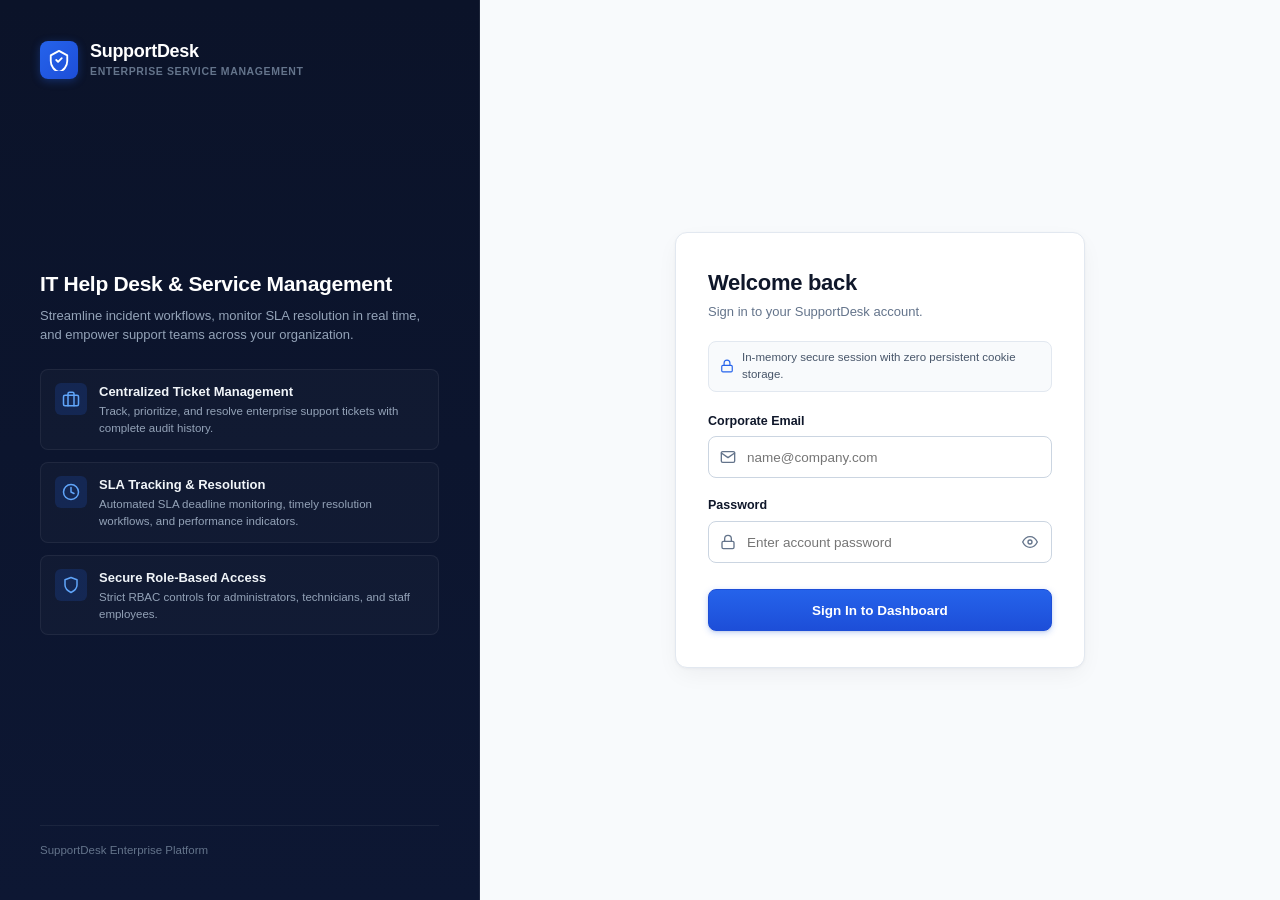
<file: src/main/resources/static/index.html>
<!DOCTYPE html>
<html lang="en">
<head>
    <meta charset="UTF-8">
    <meta name="viewport" content="width=device-width, initial-scale=1.0">
    <title>SupportDesk - IT Help Desk & Ticket Management</title>
    <!-- Modern SVG Favicon -->
    <link rel="icon" href="data:image/svg+xml,<svg xmlns='http://www.w3.org/2000/svg' viewBox='0 0 24 24' fill='%232563eb'><path d='M12 2L3 7v6c0 5.55 3.84 10.74 9 12 5.16-1.26 9-6.45 9-12V7l-9-5z'/></svg>">
    <!-- Main Stylesheet -->
    <link rel="stylesheet" href="css/styles.css">
</head>
<body>

<!-- ==========================================================================
     VIEW 1: SAME-PAGE LOGIN SCREEN (Visible when in-memory token is absent)
     ========================================================================== -->
<div id="loginView" class="auth-split-layout" style="display: flex;">
    <!-- Left Panel: Deep Navy Branding & Value Proposition (42%) -->
    <div class="auth-branding-panel">
        <div class="auth-brand-header">
            <div class="auth-brand-logo">
                <svg viewBox="0 0 24 24" fill="none" stroke="currentColor" stroke-width="2" stroke-linecap="round" stroke-linejoin="round" style="width: 22px; height: 22px;">
                    <path d="M12 2L3 7v6c0 5.55 3.84 10.74 9 12 5.16-1.26 9-6.45 9-12V7l-9-5z"/>
                    <path d="M9 12l2 2 4-4"/>
                </svg>
            </div>
            <div class="auth-brand-text">
                <span class="auth-brand-name">SupportDesk</span>
                <span class="auth-brand-edition">Enterprise Service Management</span>
            </div>
        </div>

        <div class="auth-branding-content">
            <h2 class="auth-hero-title">IT Help Desk &amp; Service Management</h2>
            <p class="auth-hero-desc">Streamline incident workflows, monitor SLA resolution in real time, and empower support teams across your organization.</p>

            <div class="auth-features-list">
                <div class="auth-feature-card">
                    <div class="auth-feature-icon">
                        <svg viewBox="0 0 24 24" width="18" height="18" fill="none" stroke="currentColor" stroke-width="2" stroke-linecap="round" stroke-linejoin="round">
                            <rect x="2" y="7" width="20" height="14" rx="2" ry="2"/>
                            <path d="M16 21V5a2 2 0 0 0-2-2h-4a2 2 0 0 0-2 2v16"/>
                        </svg>
                    </div>
                    <div class="auth-feature-info">
                        <span class="auth-feature-name">Centralized Ticket Management</span>
                        <span class="auth-feature-text">Track, prioritize, and resolve enterprise support tickets with complete audit history.</span>
                    </div>
                </div>

                <div class="auth-feature-card">
                    <div class="auth-feature-icon">
                        <svg viewBox="0 0 24 24" width="18" height="18" fill="none" stroke="currentColor" stroke-width="2" stroke-linecap="round" stroke-linejoin="round">
                            <circle cx="12" cy="12" r="10"/>
                            <polyline points="12 6 12 12 16 14"/>
                        </svg>
                    </div>
                    <div class="auth-feature-info">
                        <span class="auth-feature-name">SLA Tracking &amp; Resolution</span>
                        <span class="auth-feature-text">Automated SLA deadline monitoring, timely resolution workflows, and performance indicators.</span>
                    </div>
                </div>

                <div class="auth-feature-card">
                    <div class="auth-feature-icon">
                        <svg viewBox="0 0 24 24" width="18" height="18" fill="none" stroke="currentColor" stroke-width="2" stroke-linecap="round" stroke-linejoin="round">
                            <path d="M12 22s8-4 8-10V5l-8-3-8 3v7c0 6 8 10 8 10z"/>
                        </svg>
                    </div>
                    <div class="auth-feature-info">
                        <span class="auth-feature-name">Secure Role-Based Access</span>
                        <span class="auth-feature-text">Strict RBAC controls for administrators, technicians, and staff employees.</span>
                    </div>
                </div>
            </div>
        </div>

        <div class="auth-branding-footer">
            <span>SupportDesk Enterprise Platform</span>
        </div>
    </div>

    <!-- Right Panel: Clean Workspace with Elevated Form Card (58%) -->
    <div class="auth-form-panel">
        <div class="auth-form-container">
            <!-- Mobile Brand Header (visible when branding panel is collapsed on mobile/tablet) -->
            <div class="auth-mobile-brand">
                <div class="auth-brand-logo">
                    <svg viewBox="0 0 24 24" fill="none" stroke="currentColor" stroke-width="2" stroke-linecap="round" stroke-linejoin="round" style="width: 22px; height: 22px;">
                        <path d="M12 2L3 7v6c0 5.55 3.84 10.74 9 12 5.16-1.26 9-6.45 9-12V7l-9-5z"/>
                        <path d="M9 12l2 2 4-4"/>
                    </svg>
                </div>
                <h2 style="font-size: 20px; font-weight: 700; color: var(--text-primary); text-align: center;">SupportDesk</h2>
                <p style="font-size: 12px; color: var(--text-muted); text-align: center;">Enterprise IT Help Desk &amp; Service Management</p>
            </div>

            <div class="auth-form-header">
                <h1 class="auth-form-title">Welcome back</h1>
                <p class="auth-form-subtitle">Sign in to your SupportDesk account.</p>
            </div>

            <!-- Alert Notification Box -->
            <div id="loginAlertBox" class="alert alert-danger" style="display: none; margin-bottom: 16px;">
                <svg viewBox="0 0 24 24" width="16" height="16" fill="none" stroke="currentColor" stroke-width="2" stroke-linecap="round" stroke-linejoin="round" style="flex-shrink: 0;"><circle cx="12" cy="12" r="10"/><line x1="12" y1="8" x2="12" y2="12"/><line x1="12" y1="16" x2="12.01" y2="16"/></svg>
                <span id="loginAlertMessage"></span>
            </div>

            <!-- In-Memory Security Badge -->
            <div class="auth-security-badge">
                <svg viewBox="0 0 24 24" width="14" height="14" fill="none" stroke="currentColor" stroke-width="2" stroke-linecap="round" stroke-linejoin="round" style="color: var(--primary); flex-shrink: 0;"><rect x="3" y="11" width="18" height="11" rx="2" ry="2"/><path d="M7 11V7a5 5 0 0 1 10 0v4"/></svg>
                <span>In-memory secure session with zero persistent cookie storage.</span>
            </div>

            <!-- Sign In Form -->
            <form id="loginForm" autocomplete="on" novalidate>
                <div class="form-group" style="margin-bottom: 18px;">
                    <label for="emailInput" class="form-label" style="font-weight: 600; font-size: 12.5px; margin-bottom: 6px; display: block;">Corporate Email</label>
                    <div class="input-with-icon">
                        <span class="input-icon-adornment">
                            <svg viewBox="0 0 24 24" width="16" height="16" fill="none" stroke="currentColor" stroke-width="2" stroke-linecap="round" stroke-linejoin="round">
                                <path d="M4 4h16c1.1 0 2 .9 2 2v12c0 1.1-.9 2-2 2H4c-1.1 0-2-.9-2-2V6c0-1.1.9-2 2-2z"/>
                                <polyline points="22,6 12,13 2,6"/>
                            </svg>
                        </span>
                        <input 
                            type="email" 
                            id="emailInput" 
                            class="form-control" 
                            placeholder="name@company.com" 
                            required 
                            autocomplete="email"
                        />
                    </div>
                </div>

                <div class="form-group" style="margin-bottom: 22px;">
                    <label for="passwordInput" class="form-label" style="font-weight: 600; font-size: 12.5px; margin-bottom: 6px; display: block;">Password</label>
                    <div class="input-with-icon password-input-wrapper">
                        <span class="input-icon-adornment">
                            <svg viewBox="0 0 24 24" width="16" height="16" fill="none" stroke="currentColor" stroke-width="2" stroke-linecap="round" stroke-linejoin="round">
                                <rect x="3" y="11" width="18" height="11" rx="2" ry="2"/>
                                <path d="M7 11V7a5 5 0 0 1 10 0v4"/>
                            </svg>
                        </span>
                        <input 
                            type="password" 
                            id="passwordInput" 
                            class="form-control" 
                            placeholder="Enter account password" 
                            required 
                            autocomplete="current-password"
                        />
                        <button type="button" id="togglePasswordBtn" class="password-toggle-btn" title="Toggle password visibility" aria-label="Toggle password visibility">
                            <svg id="eyeIcon" viewBox="0 0 24 24" width="16" height="16" fill="none" stroke="currentColor" stroke-width="2" stroke-linecap="round" stroke-linejoin="round">
                                <path d="M1 12s4-8 11-8 11 8 11 8-4 8-11 8-11-8-11-8z"/>
                                <circle cx="12" cy="12" r="3"/>
                            </svg>
                            <svg id="eyeOffIcon" viewBox="0 0 24 24" width="16" height="16" fill="none" stroke="currentColor" stroke-width="2" stroke-linecap="round" stroke-linejoin="round" style="display: none;">
                                <path d="M17.94 17.94A10.07 10.07 0 0 1 12 20c-7 0-11-8-11-8a18.45 18.45 0 0 1 5.06-5.94M9.9 4.24A9.12 9.12 0 0 1 12 4c7 0 11 8 11 8a18.5 18.5 0 0 1-2.16 3.19m-6.72-1.07a3 3 0 1 1-4.24-4.24"/>
                                <line x1="1" y1="1" x2="23" y2="23"/>
                            </svg>
                        </button>
                    </div>
                </div>

                <button type="submit" id="loginSubmitBtn" class="btn btn-primary">
                    <span id="loginBtnText">Sign In to Dashboard</span>
                </button>
            </form>
        </div>
    </div>
</div>

<!-- ==========================================================================
     VIEW 2: AUTHENTICATED DASHBOARD (Visible when in-memory session is active)
     ========================================================================== -->
<div id="dashboardView" class="app-container" style="display: none;">

    <!-- 1. SIDEBAR NAVIGATION (Dark Navy Theme) -->
    <aside class="sidebar" id="appSidebar">
        <div class="sidebar-header">
            <div class="brand-icon">
                <svg viewBox="0 0 24 24" fill="none" stroke="currentColor" stroke-width="2" stroke-linecap="round" stroke-linejoin="round">
                    <path d="M12 2L3 7v6c0 5.55 3.84 10.74 9 12 5.16-1.26 9-6.45 9-12V7l-9-5z"/>
                    <path d="M9 12l2 2 4-4"/>
                </svg>
            </div>
            <div class="brand-text">
                <span class="brand-title">SupportDesk</span>
                <span class="brand-subtitle">Enterprise IT Desk</span>
            </div>
        </div>

        <nav class="sidebar-nav">
            <div class="nav-section-title">Core Workspace</div>
            <a href="#dashboard" class="nav-item active" id="navDashboard">
                <span class="nav-icon">
                    <svg viewBox="0 0 24 24" stroke="currentColor"><rect x="3" y="3" width="7" height="9" rx="1"/><rect x="14" y="3" width="7" height="5" rx="1"/><rect x="14" y="12" width="7" height="9" rx="1"/><rect x="3" y="16" width="7" height="5" rx="1"/></svg>
                </span>
                <span>Dashboard</span>
            </a>
            <a href="#tickets" class="nav-item" id="navTickets">
                <span class="nav-icon">
                    <svg viewBox="0 0 24 24" stroke="currentColor"><path d="M4 4h16c1.1 0 2 .9 2 2v12c0 1.1-.9 2-2 2H4c-1.1 0-2-.9-2-2V6c0-1.1.9-2 2-2z"/><line x1="2" y1="10" x2="22" y2="10"/></svg>
                </span>
                <span>All Tickets</span>
            </a>
            <a href="#" class="nav-item" id="sidebarNewTicketBtn">
                <span class="nav-icon">
                    <svg viewBox="0 0 24 24" stroke="currentColor"><circle cx="12" cy="12" r="10"/><line x1="12" y1="8" x2="12" y2="16"/><line x1="8" y1="12" x2="16" y2="12"/></svg>
                </span>
                <span>Create Ticket</span>
            </a>

            <div class="nav-section-title" id="adminNavSectionTitle" style="margin-top: 14px;">Administration</div>
            <a href="#employees" class="nav-item" id="sidebarEmployeesBtn">
                <span class="nav-icon">
                    <svg viewBox="0 0 24 24" stroke="currentColor"><path d="M17 21v-2a4 4 0 0 0-4-4H5a4 4 0 0 0-4 4v2"/><circle cx="9" cy="7" r="4"/><path d="M23 21v-2a4 4 0 0 0-3-3.87"/><path d="M16 3.13a4 4 0 0 1 0 7.75"/></svg>
                </span>
                <span>Employees</span>
            </a>
        </nav>

        <div class="sidebar-footer">
            <div class="user-snippet">
                <div class="user-avatar display-user-avatar">--</div>
                <div class="user-meta">
                    <div class="user-name display-user-name">Loading...</div>
                    <div class="user-role-text">
                        <span class="badge display-user-role badge-role-employee">...</span>
                    </div>
                </div>
                <button class="btn btn-outline btn-sm btn-logout" title="Sign out" style="padding: 4px 8px; font-size: 11px; color: #94a3b8; border-color: #334155;">
                    <svg viewBox="0 0 24 24" width="14" height="14" fill="none" stroke="currentColor" stroke-width="2" stroke-linecap="round" stroke-linejoin="round"><path d="M9 21H5a2 2 0 0 1-2-2V5a2 2 0 0 1 2-2h4"/><polyline points="16 17 21 12 16 7"/><line x1="21" y1="12" x2="9" y2="12"/></svg>
                </button>
            </div>
        </div>
    </aside>

    <!-- 2. MAIN CONTENT AREA -->
    <div class="main-content">

        <!-- Top Navbar -->
        <header class="top-navbar">
            <div class="navbar-left">
                <button class="menu-toggle-btn" id="menuToggleBtn" aria-label="Toggle navigation menu">
                    <svg viewBox="0 0 24 24" width="18" height="18" fill="none" stroke="currentColor" stroke-width="2" stroke-linecap="round" stroke-linejoin="round"><line x1="3" y1="12" x2="21" y2="12"/><line x1="3" y1="6" x2="21" y2="6"/><line x1="3" y1="18" x2="21" y2="18"/></svg>
                </button>
                <div class="page-breadcrumb">
                    <span>Portal</span> &nbsp;/&nbsp; <strong id="breadcrumbCurrentPage">IT Help Desk Dashboard</strong>
                </div>
            </div>

            <div class="navbar-right">
                <!-- Notification Bell & Dropdown Component -->
                <div class="notification-container" id="notificationContainer">
                    <button class="notification-bell-btn" id="notificationBellBtn" title="In-App Notifications" aria-label="Notifications" type="button">
                        <span class="bell-icon">
                            <svg viewBox="0 0 24 24" stroke="currentColor"><path d="M18 8A6 6 0 0 0 6 8c0 7-3 9-3 9h18s-3-2-3-9"/><path d="M13.73 21a2 2 0 0 1-3.46 0"/></svg>
                        </span>
                        <span class="notification-badge" id="notificationBadge" style="display: none;">0</span>
                    </button>
                    <!-- Notification Popover Dropdown -->
                    <div class="notification-dropdown" id="notificationDropdown" style="display: none;">
                        <div class="notification-header">
                            <div class="notification-header-title">
                                <span>Activity Notifications</span>
                                <span class="notification-count-tag" id="notificationCountTag">0 unread</span>
                            </div>
                            <div class="notification-actions">
                                <button class="btn btn-link btn-xs" id="markAllReadBtn" type="button" title="Mark all as read">
                                    Mark all read
                                </button>
                            </div>
                        </div>
                        <div class="notification-list" id="notificationList">
                            <!-- Populated dynamically via JS -->
                            <div class="notification-empty">No notifications yet</div>
                        </div>
                    </div>
                </div>

                <div style="height: 24px; width: 1px; background: var(--border-color); margin: 0 4px;"></div>

                <div style="display: flex; align-items: center; gap: 8px;">
                    <div class="user-avatar display-user-avatar" style="width: 30px; height: 30px; font-size: 11px; background: #e0e7ff; color: #3730a3; border: 1px solid #c7d2fe;">--</div>
                    <span class="display-user-name" style="font-weight: 600; font-size: 13px; color: var(--text-primary);">Loading...</span>
                    <span class="badge display-user-role badge-role-employee" style="font-size: 10.5px;">...</span>
                </div>

                <button class="btn btn-outline btn-sm btn-logout" style="margin-left: 6px;">
                    <svg viewBox="0 0 24 24" width="13" height="13" fill="none" stroke="currentColor" stroke-width="2" stroke-linecap="round" stroke-linejoin="round"><path d="M9 21H5a2 2 0 0 1-2-2V5a2 2 0 0 1 2-2h4"/><polyline points="16 17 21 12 16 7"/><line x1="21" y1="12" x2="9" y2="12"/></svg>
                    <span>Sign Out</span>
                </button>
            </div>
        </header>

        <!-- Page Body -->
        <main class="page-body">

            <!-- System Feedback Notification Banner -->
            <div id="systemToastAlert" class="alert alert-success" style="display: none;"></div>

            <!-- ==========================================================
                 SECTION VIEW 1: TICKETS DASHBOARD VIEW
                 ========================================================== -->
            <!-- ==========================================================
                 SECTION VIEW 1: IT HELP DESK DASHBOARD VIEW
                 ========================================================== -->
            <div id="dashboardSectionView">
                <!-- Dashboard Header -->
                <div class="page-header" style="display: flex; align-items: center; justify-content: space-between; flex-wrap: wrap; gap: 16px; margin-bottom: 22px;">
                    <div>
                        <h1 class="page-title" style="margin-bottom: 0;">IT Help Desk Dashboard</h1>
                        <p class="page-subtitle" style="margin-top: 4px; margin-bottom: 0;">Real-time ticket tracking, SLA monitoring, and technician workloads</p>
                    </div>
                    <div style="display: flex; align-items: center; gap: 10px;">
                        <button id="openCreateTicketBtn" class="btn btn-primary btn-open-create-ticket" type="button">
                            <svg viewBox="0 0 24 24" width="15" height="15" fill="none" stroke="currentColor" stroke-width="2" stroke-linecap="round" stroke-linejoin="round"><line x1="12" y1="5" x2="12" y2="19"/><line x1="5" y1="12" x2="19" y2="12"/></svg>
                            <span>Create Ticket</span>
                        </button>
                        <button id="refreshDashboardBtn" class="btn btn-secondary" type="button">
                            <svg viewBox="0 0 24 24" width="15" height="15" fill="none" stroke="currentColor" stroke-width="2" stroke-linecap="round" stroke-linejoin="round"><polyline points="23 4 23 10 17 10"/><polyline points="1 20 1 14 7 14"/><path d="M3.51 9a9 9 0 0 1 14.85-3.36L23 10M1 14l4.64 4.36A9 9 0 0 0 20.49 15"/></svg>
                            <span>Refresh</span>
                        </button>
                    </div>
                </div>

                <!-- Role Notice Alert (Displayed for EMPLOYEE role regarding summary stats) -->
                <div id="statsNoticeAlert" class="alert alert-info" style="display: none;"></div>

                <!-- METRIC STAT CARDS GRID (Dashboard 4-Card Overview) -->
                <div class="stats-grid grid-4" id="statsGridContainer">
                    <div class="stat-card">
                        <div class="stat-card-header">
                            <span class="stat-title">Total Tickets</span>
                            <div class="stat-icon primary">
                                <svg viewBox="0 0 24 24" stroke="currentColor"><path d="M22 19a2 2 0 0 1-2 2H4a2 2 0 0 1-2-2V5a2 2 0 0 1 2-2h5l2 3h9a2 2 0 0 1 2 2z"/></svg>
                            </div>
                        </div>
                        <div class="stat-value" id="statTotalTickets">...</div>
                        <div class="stat-footer">
                            <span>All recorded support tickets</span>
                        </div>
                    </div>

                    <div class="stat-card">
                        <div class="stat-card-header">
                            <span class="stat-title">In Progress</span>
                            <div class="stat-icon warning">
                                <svg viewBox="0 0 24 24" stroke="currentColor"><polygon points="13 2 3 14 12 14 11 22 21 10 12 10 13 2"/></svg>
                            </div>
                        </div>
                        <div class="stat-value" id="statInProgressTickets" style="color: var(--status-in-progress);">...</div>
                        <div class="stat-footer">
                            <span id="statInProgressSub">Active tickets</span>
                        </div>
                    </div>

                    <div class="stat-card">
                        <div class="stat-card-header">
                            <span class="stat-title">Overdue SLA</span>
                            <div class="stat-icon danger">
                                <svg viewBox="0 0 24 24" stroke="currentColor"><circle cx="12" cy="12" r="10"/><polyline points="12 6 12 12 14 14"/></svg>
                            </div>
                        </div>
                        <div class="stat-value" id="statOverdueTickets" style="color: var(--priority-critical);">...</div>
                        <div class="stat-footer">
                            <span>Tickets past SLA deadline</span>
                        </div>
                    </div>

                    <div class="stat-card">
                        <div class="stat-card-header">
                            <span class="stat-title">Resolved</span>
                            <div class="stat-icon success">
                                <svg viewBox="0 0 24 24" stroke="currentColor"><path d="M22 11.08V12a10 10 0 1 1-5.93-9.14"/><polyline points="22 4 12 14.01 9 11.01"/></svg>
                            </div>
                        </div>
                        <div class="stat-value" id="statResolvedTickets" style="color: var(--status-resolved);">...</div>
                        <div class="stat-footer">
                            <span id="statResolvedSub">Closed or resolved</span>
                        </div>
                    </div>
                </div>

                <!-- DASHBOARD TICKETS SUMMARY SECTION -->
                <div class="card">
                    <div class="card-header" style="flex-wrap: wrap; gap: 12px; justify-content: space-between;">
                        <div style="display: flex; align-items: center; gap: 10px;">
                            <span class="card-title">Recent Support Tickets</span>
                            <span class="badge badge-open" id="dashboardTicketCountBadge">Loading...</span>
                        </div>
                        <button type="button" class="btn btn-outline btn-sm" id="dashboardViewAllTicketsBtn">
                            <span>View All Tickets</span>
                            <svg viewBox="0 0 24 24" width="14" height="14" fill="none" stroke="currentColor" stroke-width="2" stroke-linecap="round" stroke-linejoin="round"><line x1="5" y1="12" x2="19" y2="12"/><polyline points="12 5 19 12 12 19"/></svg>
                        </button>
                    </div>

                    <div class="table-responsive">
                        <table class="data-table">
                            <thead>
                                <tr>
                                    <th style="width: 110px;">Ticket #</th>
                                    <th>Title & Description</th>
                                    <th style="width: 120px;">Category</th>
                                    <th style="width: 110px;">Priority</th>
                                    <th style="width: 125px;">Status</th>
                                    <th style="width: 150px;">SLA Deadline</th>
                                    <th style="width: 150px;">Requester</th>
                                    <th style="width: 115px; text-align: right;">Action</th>
                                </tr>
                            </thead>
                            <tbody id="dashboardTicketsTableBody">
                                <tr>
                                    <td colspan="8" style="text-align: center; padding: 36px 20px; color: var(--text-muted);">
                                        Loading recent tickets from server...
                                    </td>
                                </tr>
                            </tbody>
                        </table>
                    </div>
                </div>
            </div>

            <!-- ==========================================================
                 SECTION VIEW 2: ALL SUPPORT TICKETS VIEW
                 ========================================================== -->
            <div id="ticketsSectionView" style="display: none;">
                <!-- Professional Page Header -->
                <div class="page-header" style="display: flex; align-items: center; justify-content: space-between; flex-wrap: wrap; gap: 16px; margin-bottom: 22px;">
                    <div>
                        <div style="display: flex; align-items: center; gap: 10px;">
                            <h1 class="page-title" style="margin-bottom: 0;">All Support Tickets</h1>
                            <span class="badge badge-open" id="totalTicketsHeaderBadge" style="font-size: 12px; font-weight: 700;">...</span>
                        </div>
                        <p class="page-subtitle" style="margin-top: 4px; margin-bottom: 0;">Track, manage, and resolve support requests.</p>
                    </div>
                    <div style="display: flex; align-items: center; gap: 10px;">
                        <button id="openCreateTicketBtnTickets" class="btn btn-primary btn-open-create-ticket" type="button">
                            <svg viewBox="0 0 24 24" width="15" height="15" fill="none" stroke="currentColor" stroke-width="2" stroke-linecap="round" stroke-linejoin="round"><line x1="12" y1="5" x2="12" y2="19"/><line x1="5" y1="12" x2="19" y2="12"/></svg>
                            <span>Create Ticket</span>
                        </button>
                        <button id="refreshTicketsBtn" class="btn btn-secondary" type="button">
                            <svg viewBox="0 0 24 24" width="15" height="15" fill="none" stroke="currentColor" stroke-width="2" stroke-linecap="round" stroke-linejoin="round"><polyline points="23 4 23 10 17 10"/><polyline points="1 20 1 14 7 14"/><path d="M3.51 9a9 9 0 0 1 14.85-3.36L23 10M1 14l4.64 4.36A9 9 0 0 0 20.49 15"/></svg>
                            <span>Refresh</span>
                        </button>
                    </div>
                </div>

                <!-- METRIC STAT CARDS GRID (5-Column SaaS Overview) -->
                <div class="stats-grid" id="ticketsStatsGridContainer">
                    <div class="stat-card">
                        <div class="stat-card-header">
                            <span class="stat-title">Total Tickets</span>
                            <div class="stat-icon primary">
                                <svg viewBox="0 0 24 24" stroke="currentColor"><path d="M22 19a2 2 0 0 1-2 2H4a2 2 0 0 1-2-2V5a2 2 0 0 1 2-2h5l2 3h9a2 2 0 0 1 2 2z"/></svg>
                            </div>
                        </div>
                        <div class="stat-value" id="ticketsStatTotal">...</div>
                        <div class="stat-footer">
                            <span>All recorded tickets</span>
                        </div>
                    </div>

                    <div class="stat-card">
                        <div class="stat-card-header">
                            <span class="stat-title">Open & Assigned</span>
                            <div class="stat-icon info">
                                <svg viewBox="0 0 24 24" stroke="currentColor"><circle cx="12" cy="12" r="10"/><line x1="12" y1="8" x2="12" y2="12"/><line x1="12" y1="16" x2="12.01" y2="16"/></svg>
                            </div>
                        </div>
                        <div class="stat-value" id="ticketsStatOpen" style="color: var(--status-assigned);">...</div>
                        <div class="stat-footer">
                            <span id="ticketsStatOpenSub">Awaiting triage / queue</span>
                        </div>
                    </div>

                    <div class="stat-card">
                        <div class="stat-card-header">
                            <span class="stat-title">In Progress</span>
                            <div class="stat-icon warning">
                                <svg viewBox="0 0 24 24" stroke="currentColor"><polygon points="13 2 3 14 12 14 11 22 21 10 12 10 13 2"/></svg>
                            </div>
                        </div>
                        <div class="stat-value" id="ticketsStatInProgress" style="color: var(--status-in-progress);">...</div>
                        <div class="stat-footer">
                            <span id="ticketsStatInProgressSub">Active resolution work</span>
                        </div>
                    </div>

                    <div class="stat-card">
                        <div class="stat-card-header">
                            <span class="stat-title">Resolved & Closed</span>
                            <div class="stat-icon success">
                                <svg viewBox="0 0 24 24" stroke="currentColor"><path d="M22 11.08V12a10 10 0 1 1-5.93-9.14"/><polyline points="22 4 12 14.01 9 11.01"/></svg>
                            </div>
                        </div>
                        <div class="stat-value" id="ticketsStatResolved" style="color: var(--status-resolved);">...</div>
                        <div class="stat-footer">
                            <span id="ticketsStatResolvedSub">Successfully resolved</span>
                        </div>
                    </div>

                    <div class="stat-card">
                        <div class="stat-card-header">
                            <span class="stat-title">Overdue SLA</span>
                            <div class="stat-icon danger">
                                <svg viewBox="0 0 24 24" stroke="currentColor"><circle cx="12" cy="12" r="10"/><polyline points="12 6 12 12 14 14"/></svg>
                            </div>
                        </div>
                        <div class="stat-value" id="ticketsStatOverdue" style="color: var(--priority-critical);">...</div>
                        <div class="stat-footer">
                            <span>Past resolution target</span>
                        </div>
                    </div>
                </div>

                <!-- TICKETS TABLE SECTION -->
                <div class="card">
                    <!-- Toolbar with Search and Multi-Facet Filters -->
                    <div class="ticket-toolbar">
                        <div class="ticket-search-box">
                            <span class="ticket-search-icon">
                                <svg viewBox="0 0 24 24" width="16" height="16" fill="none" stroke="currentColor" stroke-width="2" stroke-linecap="round" stroke-linejoin="round"><circle cx="11" cy="11" r="8"/><line x1="21" y1="21" x2="16.65" y2="16.65"/></svg>
                            </span>
                            <input type="text" id="ticketSearchInput" class="ticket-search-input" placeholder="Search by ticket #, title, requester, or category..." autocomplete="off">
                        </div>

                        <div class="ticket-filters-group">
                            <div class="filter-item">
                                <label for="statusFilter" class="filter-label">Status</label>
                                <select id="statusFilter" class="filter-select">
                                    <option value="ALL">All Statuses</option>
                                    <option value="OPEN">Open</option>
                                    <option value="ASSIGNED">Assigned</option>
                                    <option value="IN_PROGRESS">In Progress</option>
                                    <option value="RESOLVED">Resolved</option>
                                    <option value="CLOSED">Closed</option>
                                </select>
                            </div>

                            <div class="filter-item">
                                <label for="priorityFilter" class="filter-label">Priority</label>
                                <select id="priorityFilter" class="filter-select">
                                    <option value="ALL">All Priorities</option>
                                    <option value="CRITICAL">Critical (4h)</option>
                                    <option value="HIGH">High (8h)</option>
                                    <option value="MEDIUM">Medium (24h)</option>
                                    <option value="LOW">Low (48h)</option>
                                </select>
                            </div>

                            <div class="filter-item">
                                <label for="categoryFilter" class="filter-label">Category</label>
                                <select id="categoryFilter" class="filter-select">
                                    <option value="ALL">All Categories</option>
                                </select>
                            </div>

                            <button id="clearTicketFiltersBtn" class="btn btn-outline filter-clear-btn" type="button" title="Reset all search queries and filters">
                                <svg viewBox="0 0 24 24" width="13" height="13" fill="none" stroke="currentColor" stroke-width="2" stroke-linecap="round" stroke-linejoin="round"><line x1="18" y1="6" x2="6" y2="18"/><line x1="6" y1="6" x2="18" y2="18"/></svg>
                                <span>Clear Filters</span>
                            </button>
                        </div>
                    </div>

                    <!-- Meta Bar showing matching count -->
                    <div class="table-meta-bar">
                        <div style="display: flex; align-items: center; gap: 8px;">
                            <span style="font-weight: 600; color: var(--text-primary);">Tickets Record</span>
                            <span class="badge badge-open" id="ticketCountBadge">Loading...</span>
                        </div>
                        <div id="filterStatusIndicator" style="font-size: 12px; color: var(--text-muted); display: none;">
                            Filtered view
                        </div>
                    </div>

                    <div class="table-responsive">
                        <table class="data-table">
                            <thead>
                                <tr>
                                    <th style="width: 110px;">Ticket #</th>
                                    <th>Title & Description</th>
                                    <th style="width: 120px;">Category</th>
                                    <th style="width: 110px;">Priority</th>
                                    <th style="width: 125px;">Status</th>
                                    <th style="width: 150px;">Requester</th>
                                    <th style="width: 150px;">Assigned To</th>
                                    <th style="width: 160px;">SLA Deadline</th>
                                    <th style="width: 130px;">Created</th>
                                    <th style="width: 115px; text-align: right;">Action</th>
                                </tr>
                            </thead>
                            <tbody id="ticketsTableBody">
                                <tr>
                                    <td colspan="10" style="text-align: center; padding: 48px 20px;">
                                        <div class="loading-state-container">
                                            <div class="spinner-enterprise" style="margin-bottom: 12px;"></div>
                                            <div style="font-weight: 600; color: var(--text-primary); font-size: 13.5px;">Loading tickets from server...</div>
                                            <div style="font-size: 12px; color: var(--text-muted); margin-top: 4px;">Fetching real-time ticket records</div>
                                        </div>
                                    </td>
                                </tr>
                            </tbody>
                        </table>
                    </div>
                </div>
            </div>

            <!-- ==========================================================
                 SECTION VIEW 2: EMPLOYEE ADMINISTRATION (Phase 7.5 - Admin Only)
                 ========================================================== -->
            <div id="employeesSectionView" style="display: none;">
                <!-- Employee Phase Banner -->
                <div class="phase-banner">
                    <div>
                        <span class="phase-tag">Administration Control</span>
                        <div class="phase-banner-title">Employee Administration & Staff Directory</div>
                        <div class="phase-banner-desc">
                            Register new employees, update staff profiles and roles, and manage account activation status.
                        </div>
                    </div>
                    <div style="display: flex; gap: 8px;">
                        <button id="openCreateEmployeeBtn" class="btn btn-primary btn-sm">
                            <svg viewBox="0 0 24 24" width="14" height="14" fill="none" stroke="currentColor" stroke-width="2" stroke-linecap="round" stroke-linejoin="round"><line x1="12" y1="5" x2="12" y2="19"/><line x1="5" y1="12" x2="19" y2="12"/></svg>
                            <span>Add Employee</span>
                        </button>
                        <button id="refreshEmployeesBtn" class="btn btn-secondary btn-sm">
                            <svg viewBox="0 0 24 24" width="14" height="14" fill="none" stroke="currentColor" stroke-width="2" stroke-linecap="round" stroke-linejoin="round"><polyline points="23 4 23 10 17 10"/><polyline points="1 20 1 14 7 14"/><path d="M3.51 9a9 9 0 0 1 14.85-3.36L23 10M1 14l4.64 4.36A9 9 0 0 0 20.49 15"/></svg>
                            <span>Refresh</span>
                        </button>
                    </div>
                </div>

                <!-- Page Header -->
                <div class="page-header">
                    <div>
                        <h1 class="page-title">Employee Directory</h1>
                        <p class="page-subtitle">Manage organization staff, technicians, and system administrators</p>
                    </div>
                </div>

                <!-- Employee Directory Card -->
                <div class="card">
                    <div class="card-header" style="flex-wrap: wrap; gap: 12px;">
                        <div style="display: flex; align-items: center; gap: 10px;">
                            <span class="card-title">All Employees</span>
                            <span class="badge badge-open" id="employeeCountBadge">Loading...</span>
                        </div>

                        <!-- Filters & Search -->
                        <div style="display: flex; align-items: center; gap: 8px; flex-wrap: wrap;">
                            <input 
                                type="text" 
                                id="employeeSearchInput" 
                                class="form-control" 
                                placeholder="Search by name, email, dept..." 
                                style="padding: 6px 12px; font-size: 12.5px; width: 220px;" 
                            />

                            <select id="employeeRoleFilter" class="form-select" style="padding: 6px 12px; font-size: 12.5px; width: auto;">
                                <option value="ALL">All Roles</option>
                                <option value="EMPLOYEE">Employees</option>
                                <option value="TECHNICIAN">Technicians</option>
                                <option value="ADMIN">Administrators</option>
                            </select>

                            <select id="employeeDeptFilter" class="form-select" style="padding: 6px 12px; font-size: 12.5px; width: auto;">
                                <option value="ALL">All Departments</option>
                                <option value="IT">IT</option>
                                <option value="HR">HR</option>
                                <option value="Finance">Finance</option>
                                <option value="Sales">Sales</option>
                                <option value="Marketing">Marketing</option>
                                <option value="Operations">Operations</option>
                            </select>
                        </div>
                    </div>

                    <div class="table-responsive">
                        <table class="data-table">
                            <thead>
                                <tr>
                                    <th>Employee</th>
                                    <th>Department</th>
                                    <th>Role</th>
                                    <th>Phone</th>
                                    <th>Status</th>
                                    <th>Joined</th>
                                    <th style="text-align: right;">Actions</th>
                                </tr>
                            </thead>
                            <tbody id="employeesTableBody">
                                <tr>
                                    <td colspan="7" style="text-align: center; padding: 28px; color: var(--text-muted);">
                                        Loading employees from server...
                                    </td>
                                </tr>
                            </tbody>
                        </table>
                    </div>
                </div>
            </div>

        </main>
    </div>

</div>

<!-- ==========================================================================
     MODAL 1: CREATE TICKET MODAL
     ========================================================================== -->
<div id="createTicketModal" class="modal-backdrop" style="display: none;">
    <div class="modal-dialog">
        <div class="modal-header">
            <h2 class="modal-title">Create Support Ticket</h2>
            <button type="button" class="modal-close-btn" id="closeCreateModalBtn" aria-label="Close modal">&times;</button>
        </div>

        <form id="createTicketForm" novalidate>
            <div class="modal-body">
                <div id="createTicketAlert" class="alert alert-danger" style="display: none;">
                    <span id="createTicketAlertMsg"></span>
                </div>

                <div class="form-group">
                    <label for="ticketTitleInput" class="form-label">Subject / Title <span style="color: var(--priority-critical);">*</span></label>
                    <input 
                        type="text" 
                        id="ticketTitleInput" 
                        class="form-control" 
                        placeholder="e.g. Primary network switch offline on Floor 2" 
                        maxlength="150" 
                        required 
                    />
                    <div style="font-size: 11px; color: var(--text-muted); margin-top: 4px;">Max 150 characters.</div>
                </div>

                <div style="display: grid; grid-template-columns: 1fr 1fr; gap: 14px;">
                    <div class="form-group">
                        <label for="ticketCategorySelect" class="form-label">Category <span style="color: var(--priority-critical);">*</span></label>
                        <select id="ticketCategorySelect" class="form-select" required>
                            <option value="">Select Category...</option>
                            <option value="Hardware">Hardware</option>
                            <option value="Software">Software</option>
                            <option value="Network">Network</option>
                            <option value="Access & Security">Access & Security</option>
                            <option value="Other">Other</option>
                        </select>
                    </div>

                    <div class="form-group">
                        <label for="ticketPrioritySelect" class="form-label">Priority <span style="color: var(--priority-critical);">*</span></label>
                        <select id="ticketPrioritySelect" class="form-select" required>
                            <option value="LOW">LOW (48h SLA)</option>
                            <option value="MEDIUM" selected>MEDIUM (24h SLA)</option>
                            <option value="HIGH">HIGH (8h SLA)</option>
                            <option value="CRITICAL">CRITICAL (4h SLA)</option>
                        </select>
                    </div>
                </div>

                <div class="form-group" style="margin-bottom: 0;">
                    <label for="ticketDescriptionInput" class="form-label">Detailed Description <span style="color: var(--priority-critical);">*</span></label>
                    <textarea 
                        id="ticketDescriptionInput" 
                        class="form-control" 
                        rows="4" 
                        placeholder="Describe the issue, error logs, workstation details, and steps to reproduce..." 
                        required
                    ></textarea>
                </div>
            </div>

            <div class="modal-footer">
                <button type="button" class="btn btn-outline" id="cancelCreateModalBtn">Cancel</button>
                <button type="submit" class="btn btn-primary" id="submitCreateTicketBtn">
                    <span id="submitCreateBtnText">Submit Ticket</span>
                </button>
            </div>
        </form>
    </div>
</div>

<!-- ==========================================================================
     MODAL 2: TICKET DETAILS, COMMENTS & ACTIVITY HISTORY MODAL
     ========================================================================== -->
<div id="ticketDetailModal" class="modal-backdrop" style="display: none;">
    <div class="modal-dialog modal-dialog-lg">
        <div class="modal-header">
            <div>
                <span class="badge" id="detailTicketNumber" style="font-family: monospace; font-size: 12px; margin-bottom: 4px;">TCK-...</span>
                <h2 class="modal-title" id="detailTicketTitle">Ticket Title</h2>
            </div>
            <button type="button" class="modal-close-btn" id="closeDetailModalBtn" aria-label="Close modal">&times;</button>
        </div>

        <div class="modal-body">
            <!-- Error / Warning Box in Details -->
            <div id="detailErrorAlert" class="alert alert-danger" style="display: none;"></div>

            <!-- Loading Spinner in Details -->
            <div id="detailLoadingSpinner" style="text-align: center; padding: 40px; color: var(--text-muted); display: none;">
                Loading ticket details from server...
            </div>

            <!-- Details Content Container -->
            <div id="detailMainContent">
                <!-- Metadata Grid -->
                <div class="detail-meta-grid">
                    <div class="meta-field">
                        <span class="meta-label">Status</span>
                        <div id="detailStatus">...</div>
                    </div>
                    <div class="meta-field">
                        <span class="meta-label">Priority</span>
                        <div id="detailPriority">...</div>
                    </div>
                    <div class="meta-field">
                        <span class="meta-label">Category</span>
                        <span class="meta-value" id="detailCategory">...</span>
                    </div>
                    <div class="meta-field">
                        <span class="meta-label">SLA Deadline</span>
                        <div id="detailSlaDeadline">...</div>
                    </div>
                    <div class="meta-field">
                        <span class="meta-label">Requester</span>
                        <span class="meta-value" id="detailRequester">...</span>
                    </div>
                    <div class="meta-field">
                        <span class="meta-label">Assigned Technician</span>
                        <span class="meta-value" id="detailTechnician">...</span>
                    </div>
                    <div class="meta-field">
                        <span class="meta-label">Created At</span>
                        <span class="meta-value" id="detailCreatedAt" style="font-size: 12px; color: var(--text-muted);">...</span>
                    </div>
                    <div class="meta-field">
                        <span class="meta-label">Last Updated</span>
                        <span class="meta-value" id="detailUpdatedAt" style="font-size: 12px; color: var(--text-muted);">...</span>
                    </div>
                </div>

                <!-- Staff Actions & Management Panel (Phase 7.4) -->
                <div id="detailStaffActionsPanel" class="detail-actions-panel" style="display: none;">
                    <div class="actions-panel-title">
                        <svg viewBox="0 0 24 24" width="16" height="16" fill="none" stroke="currentColor" stroke-width="2" stroke-linecap="round" stroke-linejoin="round"><polygon points="13 2 3 14 12 14 11 22 21 10 12 10 13 2"/></svg>
                        <span>Staff Operations & Lifecycle Controls</span>
                    </div>

                    <!-- Action feedback alert -->
                    <div id="actionFeedbackAlert" class="alert alert-danger" style="display: none; font-size: 12.5px; padding: 10px 14px; margin-bottom: 14px;"></div>

                    <div class="actions-row">
                        <!-- 1. Assignment Control (ADMIN only) -->
                        <div id="assignTechnicianSection" class="form-group" style="margin-bottom: 0;">
                            <label for="assignTechnicianSelect" class="form-label" style="font-size: 12px;">Assign Technician (Admin)</label>
                            <div style="display: flex; gap: 8px;">
                                <select id="assignTechnicianSelect" class="form-select" style="font-size: 12.5px; padding: 6px 10px;">
                                    <option value="">Select Technician...</option>
                                </select>
                                <button type="button" id="submitAssignBtn" class="btn btn-primary btn-sm" style="white-space: nowrap;">
                                    Assign
                                </button>
                            </div>
                        </div>

                        <!-- 2. Status Update Control (ADMIN and TECHNICIAN) -->
                        <div id="updateStatusSection" class="form-group" style="margin-bottom: 0;">
                            <label for="updateStatusSelect" class="form-label" style="font-size: 12px;">Update Lifecycle Status</label>
                            <div style="display: flex; gap: 8px;">
                                <select id="updateStatusSelect" class="form-select" style="font-size: 12.5px; padding: 6px 10px;">
                                    <option value="OPEN">OPEN</option>
                                    <option value="ASSIGNED">ASSIGNED</option>
                                    <option value="IN_PROGRESS">IN_PROGRESS</option>
                                    <option value="RESOLVED">RESOLVED</option>
                                    <option value="CLOSED">CLOSED</option>
                                </select>
                                <button type="button" id="submitStatusBtn" class="btn btn-primary btn-sm" style="white-space: nowrap;">
                                    Update
                                </button>
                            </div>
                        </div>
                    </div>

                    <!-- 3. Resolution Notes Section (ADMIN and TECHNICIAN) -->
                    <div id="resolveTicketSection" style="margin-top: 14px; padding-top: 14px; border-top: 1px solid var(--border-color);">
                        <label for="resolveNotesInput" class="form-label" style="font-size: 12px;">Resolution Notes & Remediation Summary</label>
                        <textarea id="resolveNotesInput" class="form-control" rows="2" placeholder="Document the root cause and steps taken to remediate..." style="font-size: 12.5px; margin-bottom: 8px;"></textarea>
                        <div style="display: flex; justify-content: space-between; align-items: center; flex-wrap: wrap; gap: 8px;">
                            <label style="font-size: 12px; color: var(--text-secondary); cursor: pointer; display: flex; align-items: center; gap: 6px;">
                                <input type="checkbox" id="markResolvedCheckbox" checked> Mark ticket status as RESOLVED
                            </label>
                            <button type="button" id="submitResolveBtn" class="btn btn-primary btn-sm">
                                Save Resolution
                            </button>
                        </div>
                    </div>
                </div>

                <!-- Issue Description -->
                <div style="margin-bottom: 22px;">
                    <div style="font-weight: 600; font-size: 13px; color: var(--text-primary); margin-bottom: 6px;">Issue Description</div>
                    <div id="detailDescription" style="padding: 14px; background-color: #f8fafc; border: 1px solid var(--border-color); border-radius: var(--radius-md); font-size: 13px; line-height: 1.6; color: var(--text-secondary); white-space: pre-wrap;"></div>
                </div>

                <!-- Resolution Notes Section (Visible only if resolution notes exist) -->
                <div id="detailResolutionSection" style="margin-bottom: 22px; display: none;">
                    <div style="font-weight: 600; font-size: 13px; color: var(--status-resolved); margin-bottom: 6px;">Resolution Notes & Remediation</div>
                    <div id="detailResolutionNotes" style="padding: 14px; background-color: #f0fdf4; border: 1px solid #bbf7d0; border-radius: var(--radius-md); font-size: 13px; line-height: 1.6; color: #166534; white-space: pre-wrap;"></div>
                </div>

                <!-- Tabs: Comments vs Activity History -->
                <div class="tabs-nav">
                    <button type="button" class="tab-btn active" id="tabCommentsBtn">Comments (<span id="commentCount">0</span>)</button>
                    <button type="button" class="tab-btn" id="tabActivitiesBtn">Activity History (<span id="activityCount">0</span>)</button>
                </div>

                <!-- TAB 1: Comments Section -->
                <div id="tabCommentsContent">
                    <div class="comments-list" id="commentsContainer">
                        <!-- Loaded dynamically -->
                    </div>

                    <!-- Add Comment Form -->
                    <form id="addCommentForm" novalidate style="margin-top: 16px; border-top: 1px solid var(--border-color); padding-top: 16px;">
                        <div id="addCommentAlert" class="alert alert-danger" style="display: none;"></div>
                        <div class="form-group" style="margin-bottom: 10px;">
                            <label for="commentTextInput" class="form-label" style="font-size: 12.5px;">Add Note or Response</label>
                            <textarea 
                                id="commentTextInput" 
                                class="form-control" 
                                rows="3" 
                                placeholder="Type your response or internal note..." 
                                required
                            ></textarea>
                        </div>
                        <div style="display: flex; justify-content: flex-end;">
                            <button type="submit" class="btn btn-primary btn-sm" id="submitCommentBtn">
                                <span id="submitCommentBtnText">Post Comment</span>
                            </button>
                        </div>
                    </form>
                </div>

                <!-- TAB 2: Activity History Section -->
                <div id="tabActivitiesContent" style="display: none;">
                    <div class="timeline" id="activitiesContainer">
                        <!-- Loaded dynamically -->
                    </div>
                </div>
            </div>
        </div>

        <div class="modal-footer">
            <button type="button" class="btn btn-secondary btn-sm" id="closeDetailFooterBtn">Close</button>
        </div>
    </div>
</div>

<!-- ==========================================================================
     MODAL 3: ADD / EDIT EMPLOYEE MODAL (Phase 7.5)
     ========================================================================== -->
<div id="employeeModal" class="modal-backdrop" style="display: none;">
    <div class="modal-dialog">
        <div class="modal-header">
            <h2 class="modal-title" id="employeeModalTitle">Add New Employee</h2>
            <button type="button" class="modal-close-btn" id="closeEmployeeModalBtn" aria-label="Close modal">&times;</button>
        </div>

        <form id="employeeForm" novalidate>
            <div class="modal-body">
                <input type="hidden" id="employeeIdInput" value="" />

                <div id="employeeModalAlert" class="alert alert-danger" style="display: none;">
                    <span id="employeeModalAlertMsg"></span>
                </div>

                <div class="form-group">
                    <label for="employeeNameInput" class="form-label">Full Name <span style="color: var(--priority-critical);">*</span></label>
                    <input 
                        type="text" 
                        id="employeeNameInput" 
                        class="form-control" 
                        placeholder="e.g. Ramesh Kumar" 
                        maxlength="100" 
                        required 
                    />
                </div>

                <div class="form-group">
                    <label for="employeeEmailInput" class="form-label">Work Email <span style="color: var(--priority-critical);">*</span></label>
                    <input 
                        type="email" 
                        id="employeeEmailInput" 
                        class="form-control" 
                        placeholder="ramesh@company.com" 
                        maxlength="100" 
                        required 
                    />
                </div>

                <div style="display: grid; grid-template-columns: 1fr 1fr; gap: 14px;">
                    <div class="form-group">
                        <label for="employeeDeptInput" class="form-label">Department <span style="color: var(--priority-critical);">*</span></label>
                        <input 
                            type="text" 
                            id="employeeDeptInput" 
                            class="form-control" 
                            placeholder="e.g. IT, HR, Finance" 
                            maxlength="50" 
                            required 
                        />
                    </div>

                    <div class="form-group">
                        <label for="employeeRoleSelect" class="form-label">Role <span style="color: var(--priority-critical);">*</span></label>
                        <select id="employeeRoleSelect" class="form-select" required>
                            <option value="EMPLOYEE" selected>EMPLOYEE</option>
                            <option value="TECHNICIAN">TECHNICIAN</option>
                            <option value="ADMIN">ADMIN</option>
                        </select>
                    </div>
                </div>

                <div class="form-group">
                    <label for="employeePhoneInput" class="form-label">Phone Number</label>
                    <input 
                        type="tel" 
                        id="employeePhoneInput" 
                        class="form-control" 
                        placeholder="e.g. +91 9876543210" 
                        maxlength="20" 
                    />
                </div>

                <div class="form-group" style="margin-bottom: 0;">
                    <label for="employeePasswordInput" class="form-label">
                        <span id="employeePasswordLabel">Password</span> <span id="employeePasswordRequiredMarker" style="color: var(--priority-critical);">*</span>
                    </label>
                    <input 
                        type="password" 
                        id="employeePasswordInput" 
                        class="form-control" 
                        placeholder="Minimum 6 characters" 
                        minlength="6" 
                        required 
                    />
                    <div id="employeePasswordHint" style="font-size: 11.5px; color: var(--text-muted); margin-top: 4px;">
                        Must be at least 6 characters. Passwords are encrypted with BCrypt and never stored in plain-text.
                    </div>
                </div>
            </div>

            <div class="modal-footer">
                <button type="button" class="btn btn-outline" id="cancelEmployeeModalBtn">Cancel</button>
                <button type="submit" class="btn btn-primary" id="submitEmployeeBtn">
                    <span id="submitEmployeeBtnText">Create Employee</span>
                </button>
            </div>
        </form>
    </div>
</div>

<!-- Scripts -->
<script src="js/config.js"></script>
<script src="js/auth.js"></script>
<script src="js/api.js"></script>
<script src="js/app.js"></script>
</body>
</html>
</file>
<file: src/main/resources/static/css/styles.css>
/* ==========================================================================
   SupportDesk - Enterprise IT Help Desk & Ticket Management System
   Premium SaaS Design System & Stylesheet
   ========================================================================== */

/* --------------------------------------------------------------------------
   1. Design Tokens & CSS Custom Properties
   -------------------------------------------------------------------------- */
:root {
  /* Brand Accents */
  --primary: #2563eb;          /* Enterprise Blue 600 */
  --primary-hover: #1d4ed8;    /* Enterprise Blue 700 */
  --primary-active: #1e40af;   /* Enterprise Blue 800 */
  --primary-light: #eff6ff;    /* Blue 50 */
  --primary-border: #bfdbfe;   /* Blue 200 */
  --primary-focus: rgba(37, 99, 235, 0.22);

  /* Deep Navy Sidebar (Enterprise Theme) */
  --sidebar-bg: #0b1329;        /* Deep Space Navy */
  --sidebar-surface: #111c44;   /* Navy Card / Item Surface */
  --sidebar-border: #1e293b;    /* Slate 800 */
  --sidebar-text: #94a3b8;      /* Slate 400 */
  --sidebar-text-muted: #64748b;/* Slate 500 */
  --sidebar-text-bright: #f8fafc; /* Slate 50 */
  --sidebar-hover: rgba(255, 255, 255, 0.06);
  --sidebar-active-bg: linear-gradient(135deg, #2563eb 0%, #3b82f6 100%);
  --sidebar-width: 260px;
  --sidebar-collapsed-width: 72px;

  /* Workspace & Surfaces (Light Gray Theme) */
  --bg-main: #f8fafc;           /* Slate 50 Neutral Canvas */
  --bg-surface: #ffffff;        /* Pure White Card */
  --bg-subtle: #f1f5f9;         /* Slate 100 */
  --border-color: #e2e8f0;      /* Slate 200 */
  --border-light: #f1f5f9;      /* Slate 100 */
  --border-focus: #3b82f6;

  /* Typography Colors */
  --text-primary: #0f172a;      /* Slate 900 (High contrast heading) */
  --text-secondary: #334155;    /* Slate 700 (Body text) */
  --text-muted: #64748b;        /* Slate 500 (Captions, timestamps) */
  --text-light: #94a3b8;        /* Slate 400 (Placeholders, subtle icons) */
  --text-inverse: #ffffff;

  /* Status Colors & Badges */
  --status-open: #0284c7;         /* Sky 600 */
  --status-open-bg: #e0f2fe;      /* Sky 100 */
  --status-open-border: #bae6fd;
  --status-assigned: #6366f1;     /* Indigo 500 */
  --status-assigned-bg: #e0e7ff;  /* Indigo 100 */
  --status-assigned-border: #c7d2fe;
  --status-in-progress: #d97706;  /* Amber 600 */
  --status-in-progress-bg: #fef3c7; /* Amber 100 */
  --status-in-progress-border: #fde68a;
  --status-resolved: #16a34a;     /* Emerald 600 */
  --status-resolved-bg: #dcfce7;  /* Emerald 100 */
  --status-resolved-border: #bbf7d0;
  --status-closed: #475569;       /* Slate 600 */
  --status-closed-bg: #f1f5f9;    /* Slate 100 */
  --status-closed-border: #e2e8f0;

  /* Priority Levels */
  --priority-low: #059669;        /* Emerald 600 */
  --priority-low-bg: #d1fae5;     /* Emerald 100 */
  --priority-medium: #d97706;     /* Amber 600 */
  --priority-medium-bg: #fef3c7;  /* Amber 100 */
  --priority-high: #ea580c;       /* Orange 600 */
  --priority-high-bg: #ffedd5;    /* Orange 100 */
  --priority-critical: #dc2626;   /* Red 600 */
  --priority-critical-bg: #fee2e2;/* Red 100 */

  /* Role Badges */
  --role-admin: #7c3aed;          /* Purple 600 */
  --role-admin-bg: #f5f3ff;       /* Purple 50 */
  --role-admin-border: #ddd6fe;
  --role-technician: #0284c7;     /* Sky 600 */
  --role-technician-bg: #f0f9ff;  /* Sky 50 */
  --role-technician-border: #bae6fd;
  --role-employee: #475569;       /* Slate 600 */
  --role-employee-bg: #f8fafc;    /* Slate 50 */
  --role-employee-border: #e2e8f0;

  /* Elevation Shadows */
  --shadow-xs: 0 1px 2px 0 rgba(15, 23, 42, 0.05);
  --shadow-sm: 0 1px 3px 0 rgba(15, 23, 42, 0.08), 0 1px 2px -1px rgba(15, 23, 42, 0.08);
  --shadow-md: 0 4px 6px -1px rgba(15, 23, 42, 0.08), 0 2px 4px -2px rgba(15, 23, 42, 0.06);
  --shadow-lg: 0 10px 15px -3px rgba(15, 23, 42, 0.09), 0 4px 6px -4px rgba(15, 23, 42, 0.05);
  --shadow-xl: 0 20px 25px -5px rgba(15, 23, 42, 0.12), 0 8px 10px -6px rgba(15, 23, 42, 0.06);
  --shadow-glow: 0 0 20px rgba(37, 99, 235, 0.25);

  /* Border Radii */
  --radius-xs: 4px;
  --radius-sm: 6px;
  --radius-md: 8px;
  --radius-lg: 12px;
  --radius-xl: 16px;
  --radius-full: 9999px;

  /* Transitions */
  --transition-fast: 0.12s cubic-bezier(0.4, 0, 0.2, 1);
  --transition-normal: 0.2s cubic-bezier(0.4, 0, 0.2, 1);
  --transition-slow: 0.3s cubic-bezier(0.4, 0, 0.2, 1);
}

/* --------------------------------------------------------------------------
   2. Reset & Typography
   -------------------------------------------------------------------------- */
*, *::before, *::after {
  box-sizing: border-box;
  margin: 0;
  padding: 0;
}

html, body {
  height: 100%;
}

body {
  font-family: -apple-system, BlinkMacSystemFont, "Segoe UI", Roboto, "Helvetica Neue", Arial, sans-serif;
  font-size: 13.5px;
  line-height: 1.5;
  color: var(--text-secondary);
  background-color: var(--bg-main);
  -webkit-font-smoothing: antialiased;
  -moz-osx-font-smoothing: grayscale;
}

/* Custom Minimalist Scrollbars */
::-webkit-scrollbar {
  width: 6px;
  height: 6px;
}
::-webkit-scrollbar-track {
  background: transparent;
}
::-webkit-scrollbar-thumb {
  background: #cbd5e1;
  border-radius: var(--radius-full);
}
::-webkit-scrollbar-thumb:hover {
  background: #94a3b8;
}

a {
  color: var(--primary);
  text-decoration: none;
  transition: color var(--transition-fast);
}
a:hover {
  color: var(--primary-hover);
}

button {
  font-family: inherit;
  cursor: pointer;
  border: none;
  outline: none;
  background: none;
}

input, select, textarea {
  font-family: inherit;
  font-size: 13.5px;
  color: var(--text-primary);
}

/* --------------------------------------------------------------------------
   3. Unified Layout Architecture (App Container)
   -------------------------------------------------------------------------- */
.app-container {
  display: flex;
  min-height: 100vh;
  background-color: var(--bg-main);
}

/* --------------------------------------------------------------------------
   4. Enterprise Navy Sidebar
   -------------------------------------------------------------------------- */
.sidebar {
  width: var(--sidebar-width);
  background: var(--sidebar-bg);
  color: var(--sidebar-text);
  display: flex;
  flex-direction: column;
  position: fixed;
  top: 0;
  bottom: 0;
  left: 0;
  z-index: 100;
  border-right: 1px solid var(--sidebar-border);
  transition: transform var(--transition-normal);
  user-select: none;
}

.sidebar-header {
  padding: 20px 22px;
  display: flex;
  align-items: center;
  gap: 12px;
  border-bottom: 1px solid var(--sidebar-border);
  background: rgba(11, 19, 41, 0.4);
}

.brand-icon {
  width: 38px;
  height: 38px;
  background: linear-gradient(135deg, #2563eb 0%, #1d4ed8 100%);
  border-radius: var(--radius-lg);
  display: flex;
  align-items: center;
  justify-content: center;
  color: #ffffff;
  font-weight: 700;
  font-size: 16px;
  box-shadow: 0 4px 12px rgba(37, 99, 235, 0.4);
  flex-shrink: 0;
}
.brand-icon svg {
  width: 22px;
  height: 22px;
  stroke: currentColor;
}

.brand-text {
  display: flex;
  flex-direction: column;
  overflow: hidden;
}

.brand-title {
  color: var(--sidebar-text-bright);
  font-size: 15px;
  font-weight: 700;
  letter-spacing: -0.3px;
}

.brand-subtitle {
  color: var(--sidebar-text-muted);
  font-size: 11px;
  font-weight: 500;
  letter-spacing: 0.3px;
}

.sidebar-nav {
  flex: 1;
  padding: 16px 12px;
  overflow-y: auto;
}

.nav-section-title {
  color: var(--sidebar-text-muted);
  font-size: 10.5px;
  font-weight: 600;
  text-transform: uppercase;
  letter-spacing: 0.08em;
  padding: 12px 12px 6px 12px;
}

.nav-item {
  display: flex;
  align-items: center;
  gap: 11px;
  padding: 9px 12px;
  margin-bottom: 3px;
  border-radius: var(--radius-md);
  color: var(--sidebar-text);
  font-size: 13.5px;
  font-weight: 500;
  cursor: pointer;
  transition: all var(--transition-fast);
}

.nav-item:hover {
  background-color: var(--sidebar-hover);
  color: var(--sidebar-text-bright);
}

.nav-item.active {
  background: var(--sidebar-active-bg);
  color: #ffffff;
  font-weight: 600;
  box-shadow: 0 4px 12px rgba(37, 99, 235, 0.3);
}

.nav-icon {
  width: 18px;
  height: 18px;
  display: inline-flex;
  align-items: center;
  justify-content: center;
  flex-shrink: 0;
}
.nav-icon svg {
  width: 18px;
  height: 18px;
  stroke: currentColor;
  stroke-width: 1.8;
  fill: none;
}

.sidebar-footer {
  padding: 14px 16px;
  border-top: 1px solid var(--sidebar-border);
  background: rgba(11, 19, 41, 0.7);
}

.user-snippet {
  display: flex;
  align-items: center;
  gap: 10px;
}

.user-avatar {
  width: 34px;
  height: 34px;
  border-radius: var(--radius-full);
  background: linear-gradient(135deg, #1e293b, #334155);
  border: 1px solid rgba(255, 255, 255, 0.12);
  display: flex;
  align-items: center;
  justify-content: center;
  color: #f8fafc;
  font-weight: 600;
  font-size: 12px;
  flex-shrink: 0;
}

.user-meta {
  flex: 1;
  min-width: 0;
}

.user-name {
  color: var(--sidebar-text-bright);
  font-size: 12.5px;
  font-weight: 600;
  white-space: nowrap;
  overflow: hidden;
  text-overflow: ellipsis;
}

.user-role-text {
  margin-top: 2px;
}

/* --------------------------------------------------------------------------
   5. Main Content Area & Sticky Top Navbar
   -------------------------------------------------------------------------- */
.main-content {
  flex: 1;
  margin-left: var(--sidebar-width);
  display: flex;
  flex-direction: column;
  min-width: 0;
  min-height: 100vh;
}

.top-navbar {
  height: 60px;
  background: rgba(255, 255, 255, 0.95);
  backdrop-filter: blur(8px);
  border-bottom: 1px solid var(--border-color);
  padding: 0 28px;
  display: flex;
  align-items: center;
  justify-content: space-between;
  position: sticky;
  top: 0;
  z-index: 50;
  box-shadow: var(--shadow-xs);
}

.navbar-left {
  display: flex;
  align-items: center;
  gap: 14px;
}

.menu-toggle-btn {
  display: none;
  width: 34px;
  height: 34px;
  border-radius: var(--radius-md);
  border: 1px solid var(--border-color);
  background: var(--bg-surface);
  align-items: center;
  justify-content: center;
  color: var(--text-secondary);
  font-size: 16px;
  transition: all var(--transition-fast);
}
.menu-toggle-btn:hover {
  background: var(--bg-subtle);
  color: var(--text-primary);
}

.page-breadcrumb {
  display: flex;
  align-items: center;
  gap: 8px;
  font-size: 13px;
  color: var(--text-muted);
}
.page-breadcrumb strong, .page-breadcrumb span {
  color: var(--text-primary);
  font-weight: 600;
}

.navbar-right {
  display: flex;
  align-items: center;
  gap: 12px;
}

/* --------------------------------------------------------------------------
   6. Notification System (Bell, Popover Dropdown & Items)
   -------------------------------------------------------------------------- */
.notification-container {
  position: relative;
}

.notification-bell-btn {
  position: relative;
  width: 36px;
  height: 36px;
  border-radius: var(--radius-md);
  background: var(--bg-surface);
  border: 1px solid var(--border-color);
  display: flex;
  align-items: center;
  justify-content: center;
  color: var(--text-secondary);
  transition: all var(--transition-fast);
}

.notification-bell-btn:hover {
  background: var(--bg-subtle);
  color: var(--text-primary);
  border-color: #cbd5e1;
}

.bell-icon {
  display: flex;
  align-items: center;
  justify-content: center;
}
.bell-icon svg {
  width: 18px;
  height: 18px;
  stroke: currentColor;
  stroke-width: 1.8;
  fill: none;
}

.notification-badge {
  position: absolute;
  top: -4px;
  right: -4px;
  background: #ef4444;
  color: #ffffff;
  font-size: 10px;
  font-weight: 700;
  min-width: 17px;
  height: 17px;
  padding: 0 4px;
  border-radius: var(--radius-full);
  display: inline-flex;
  align-items: center;
  justify-content: center;
  border: 2px solid #ffffff;
  box-shadow: 0 1px 3px rgba(239, 68, 68, 0.4);
}

.notification-dropdown {
  position: absolute;
  top: 46px;
  right: 0;
  width: 360px;
  max-width: 90vw;
  background: var(--bg-surface);
  border: 1px solid var(--border-color);
  border-radius: var(--radius-lg);
  box-shadow: var(--shadow-xl);
  display: flex;
  flex-direction: column;
  z-index: 1000;
  overflow: hidden;
  animation: dropdownFadeIn 0.15s ease-out;
}

@keyframes dropdownFadeIn {
  from {
    opacity: 0;
    transform: translateY(-6px);
  }
  to {
    opacity: 1;
    transform: translateY(0);
  }
}

.notification-header {
  padding: 12px 16px;
  border-bottom: 1px solid var(--border-color);
  display: flex;
  align-items: center;
  justify-content: space-between;
  background: #fafbfc;
}

.notification-header-title {
  display: flex;
  align-items: center;
  gap: 8px;
  font-size: 13px;
  font-weight: 600;
  color: var(--text-primary);
}

.notification-count-tag {
  font-size: 11px;
  padding: 2px 7px;
  background: var(--primary-light);
  color: var(--primary);
  border-radius: var(--radius-full);
  font-weight: 600;
}

.notification-list {
  max-height: 380px;
  overflow-y: auto;
}

.notification-item {
  padding: 12px 16px;
  border-bottom: 1px solid var(--border-light);
  cursor: pointer;
  transition: background var(--transition-fast);
  display: flex;
  flex-direction: column;
  gap: 4px;
}

.notification-item:hover {
  background: #f8fafc;
}

.notification-item.unread {
  background: #f0f7ff;
  border-left: 3px solid var(--primary);
}

.notification-item-top {
  display: flex;
  align-items: center;
  justify-content: space-between;
  gap: 8px;
}

.notification-item-title {
  font-size: 12.5px;
  font-weight: 600;
  color: var(--text-primary);
  display: flex;
  align-items: center;
  gap: 6px;
}

.notification-item-msg {
  font-size: 12px;
  color: var(--text-secondary);
  line-height: 1.45;
}

.notification-item-bottom {
  display: flex;
  align-items: center;
  justify-content: space-between;
  margin-top: 4px;
}

.notification-ticket-pill {
  font-family: monospace;
  font-size: 10.5px;
  font-weight: 600;
  padding: 1px 6px;
  background: #e2e8f0;
  border-radius: var(--radius-xs);
  color: var(--text-secondary);
}

.notification-type-badge {
  font-size: 10px;
  font-weight: 600;
  text-transform: uppercase;
  padding: 1px 5px;
  border-radius: var(--radius-xs);
}
.notif-type-assigned { background: #e0e7ff; color: #4338ca; }
.notif-type-status { background: #e0f2fe; color: #0369a1; }
.notif-type-comment { background: #fef3c7; color: #b45309; }
.notif-type-resolved { background: #dcfce7; color: #15803d; }

.notification-empty {
  padding: 36px 20px;
  text-align: center;
  color: var(--text-muted);
  font-size: 12.5px;
}
.notification-loading {
  padding: 24px;
  text-align: center;
  color: var(--text-muted);
  font-size: 12px;
}

/* --------------------------------------------------------------------------
   7. Page Content Area & Headers
   -------------------------------------------------------------------------- */
.page-body {
  padding: 28px;
  flex: 1;
}

.page-header {
  display: flex;
  align-items: center;
  justify-content: space-between;
  margin-bottom: 24px;
  flex-wrap: wrap;
  gap: 16px;
}

.page-title {
  font-size: 22px;
  font-weight: 700;
  color: var(--text-primary);
  letter-spacing: -0.4px;
}

.page-subtitle {
  font-size: 13px;
  color: var(--text-muted);
  margin-top: 2px;
}

/* System Phase / Feature Banner */
.phase-banner {
  background: #ffffff;
  border: 1px solid var(--border-color);
  border-left: 4px solid var(--primary);
  border-radius: var(--radius-lg);
  padding: 16px 20px;
  margin-bottom: 24px;
  display: flex;
  align-items: center;
  justify-content: space-between;
  box-shadow: var(--shadow-xs);
  flex-wrap: wrap;
  gap: 16px;
}

.phase-tag {
  display: inline-block;
  background: var(--primary-light);
  color: var(--primary);
  font-size: 11px;
  font-weight: 600;
  padding: 2px 8px;
  border-radius: var(--radius-full);
  margin-bottom: 4px;
  text-transform: uppercase;
  letter-spacing: 0.5px;
}

.phase-banner-title {
  font-size: 14.5px;
  font-weight: 700;
  color: var(--text-primary);
}

.phase-banner-desc {
  font-size: 12.5px;
  color: var(--text-muted);
  margin-top: 2px;
}

/* --------------------------------------------------------------------------
   8. Modern Metric Stat Cards Grid
   -------------------------------------------------------------------------- */
.stats-grid {
  display: grid;
  grid-template-columns: repeat(5, 1fr);
  gap: 16px;
  margin-bottom: 24px;
}

.stats-grid.grid-4 {
  grid-template-columns: repeat(4, 1fr);
}

.stat-card {
  background: var(--bg-surface);
  border: 1px solid var(--border-color);
  border-radius: var(--radius-lg);
  padding: 16px 18px;
  box-shadow: var(--shadow-sm);
  display: flex;
  flex-direction: column;
  transition: transform var(--transition-normal), box-shadow var(--transition-normal);
  position: relative;
  overflow: hidden;
}

.stat-card:hover {
  transform: translateY(-2px);
  box-shadow: var(--shadow-md);
  border-color: #cbd5e1;
}

.stat-card-header {
  display: flex;
  align-items: center;
  justify-content: space-between;
  margin-bottom: 10px;
}

.stat-title {
  font-size: 11.5px;
  font-weight: 600;
  color: var(--text-muted);
  text-transform: uppercase;
  letter-spacing: 0.04em;
}

.stat-icon {
  width: 34px;
  height: 34px;
  border-radius: var(--radius-md);
  display: flex;
  align-items: center;
  justify-content: center;
  font-size: 15px;
}
.stat-icon svg {
  width: 18px;
  height: 18px;
  stroke-width: 1.8;
  fill: none;
}
.stat-icon.primary { background: #eff6ff; color: #2563eb; }
.stat-icon.info    { background: #e0f2fe; color: #0284c7; }
.stat-icon.warning { background: #fef3c7; color: #d97706; }
.stat-icon.danger  { background: #fee2e2; color: #dc2626; }
.stat-icon.success { background: #dcfce7; color: #16a34a; }

.stat-value {
  font-size: 26px;
  font-weight: 700;
  color: var(--text-primary);
  line-height: 1;
  letter-spacing: -0.03em;
  margin-bottom: 6px;
}

.stat-footer {
  font-size: 12px;
  color: var(--text-muted);
  margin-top: auto;
}

/* --------------------------------------------------------------------------
   9. Cards & Tables Architecture
   -------------------------------------------------------------------------- */
.card {
  background: var(--bg-surface);
  border: 1px solid var(--border-color);
  border-radius: var(--radius-lg);
  box-shadow: var(--shadow-sm);
  overflow: hidden;
  margin-bottom: 24px;
}

.card-header {
  padding: 16px 20px;
  border-bottom: 1px solid var(--border-color);
  display: flex;
  align-items: center;
  justify-content: space-between;
  background: #ffffff;
}

.card-title {
  font-size: 15px;
  font-weight: 700;
  color: var(--text-primary);
  letter-spacing: -0.2px;
}

.table-responsive {
  width: 100%;
  overflow-x: auto;
  -webkit-overflow-scrolling: touch;
}

.data-table {
  width: 100%;
  border-collapse: collapse;
  text-align: left;
  font-size: 13px;
}

.data-table thead th {
  background: #f8fafc;
  color: var(--text-muted);
  font-size: 11px;
  font-weight: 600;
  text-transform: uppercase;
  letter-spacing: 0.05em;
  padding: 12px 18px;
  border-bottom: 1px solid var(--border-color);
  white-space: nowrap;
}

.data-table tbody td {
  padding: 14px 18px;
  border-bottom: 1px solid var(--border-light);
  color: var(--text-secondary);
  vertical-align: middle;
}

.data-table tbody tr {
  transition: background var(--transition-fast);
}

.clickable-row {
  cursor: pointer;
}
.clickable-row:hover {
  background: #f8fafc;
}
.clickable-row:active {
  background: #f1f5f9;
}

/* Ticket Table Toolbar & Enhanced Filters */
.ticket-toolbar {
  padding: 14px 18px;
  border-bottom: 1px solid var(--border-color);
  background: #ffffff;
  display: flex;
  align-items: center;
  justify-content: space-between;
  flex-wrap: wrap;
  gap: 12px;
}

.ticket-search-box {
  position: relative;
  flex: 1 1 280px;
  max-width: 400px;
}

.ticket-search-icon {
  position: absolute;
  left: 12px;
  top: 50%;
  transform: translateY(-50%);
  color: var(--text-muted);
  pointer-events: none;
  display: flex;
  align-items: center;
  justify-content: center;
}

.ticket-search-input {
  padding-left: 36px;
  height: 36px;
  font-size: 13px;
  border: 1px solid #cbd5e1;
  border-radius: var(--radius-md);
  width: 100%;
  background-color: #ffffff;
  transition: border-color var(--transition-fast), box-shadow var(--transition-fast);
}
.ticket-search-input:focus {
  border-color: var(--primary);
  box-shadow: 0 0 0 3px rgba(37, 99, 235, 0.14);
  outline: none;
}

.ticket-filters-group {
  display: flex;
  align-items: center;
  flex-wrap: wrap;
  gap: 8px;
}

.filter-item {
  display: flex;
  align-items: center;
  gap: 6px;
}

.filter-label {
  font-size: 11px;
  font-weight: 600;
  color: var(--text-muted);
  text-transform: uppercase;
  letter-spacing: 0.04em;
  white-space: nowrap;
}

.filter-select {
  height: 36px;
  padding: 6px 26px 6px 10px;
  font-size: 12px;
  border: 1px solid #cbd5e1;
  border-radius: var(--radius-md);
  background-color: #ffffff;
  cursor: pointer;
  width: auto;
}
.filter-select:focus {
  border-color: var(--primary);
  box-shadow: 0 0 0 3px rgba(37, 99, 235, 0.14);
  outline: none;
}

.filter-clear-btn {
  height: 36px;
  padding: 6px 12px;
  font-size: 12px;
  border-color: #cbd5e1;
}

.table-meta-bar {
  padding: 10px 18px;
  background: #f8fafc;
  border-bottom: 1px solid var(--border-color);
  display: flex;
  align-items: center;
  justify-content: space-between;
  font-size: 12.5px;
}

/* Monospace Ticket Number Badge */
.ticket-code {
  font-family: ui-monospace, SFMono-Regular, Menlo, Monaco, Consolas, monospace;
  font-size: 12px;
  font-weight: 600;
  color: var(--primary);
  background: #eff6ff;
  padding: 3px 8px;
  border-radius: var(--radius-xs);
  border: 1px solid #bfdbfe;
  display: inline-block;
  white-space: nowrap;
}

/* Title & Description Cell */
.ticket-title-cell {
  display: flex;
  flex-direction: column;
  gap: 2px;
}

.ticket-title-text {
  font-weight: 600;
  font-size: 13px;
  color: var(--text-primary);
  line-height: 1.35;
}

.ticket-desc-text {
  font-size: 11.5px;
  color: var(--text-muted);
  line-height: 1.4;
  display: -webkit-box;
  -webkit-line-clamp: 1;
  -webkit-box-orient: vertical;
  overflow: hidden;
  text-overflow: ellipsis;
}

/* Category Badge */
.badge-category {
  font-size: 11px;
  font-weight: 600;
  color: #475569;
  background: #f1f5f9;
  border: 1px solid #e2e8f0;
  padding: 2px 8px;
  border-radius: var(--radius-xs);
  white-space: nowrap;
  display: inline-block;
}

/* Inline User Avatar & Details */
.user-inline-snippet {
  display: flex;
  align-items: center;
  gap: 8px;
}

.user-avatar-xs {
  width: 26px;
  height: 26px;
  border-radius: var(--radius-full);
  background: #e0e7ff;
  color: #3730a3;
  font-size: 10px;
  font-weight: 700;
  display: flex;
  align-items: center;
  justify-content: center;
  flex-shrink: 0;
  border: 1px solid #c7d2fe;
}
.user-avatar-xs.tech {
  background: #dbeafe;
  color: #1e40af;
  border-color: #bfdbfe;
}

/* SLA Displays */
.sla-overdue-box {
  display: flex;
  flex-direction: column;
  gap: 2px;
}
.sla-normal-box {
  display: flex;
  flex-direction: column;
  gap: 2px;
}
.sla-countdown {
  font-size: 11.5px;
  font-weight: 600;
  color: #1e293b;
}
.sla-date-text {
  font-size: 11px;
}

/* State Boxes: Empty, Loading, Error */
.empty-state-box, .error-state-box, .loading-state-container {
  display: flex;
  flex-direction: column;
  align-items: center;
  justify-content: center;
  text-align: center;
}

.empty-state-icon {
  width: 48px;
  height: 48px;
  border-radius: var(--radius-full);
  background: #f1f5f9;
  color: var(--text-muted);
  display: flex;
  align-items: center;
  justify-content: center;
}
.empty-state-icon.filter-empty {
  background: #eff6ff;
  color: #2563eb;
}

.error-state-icon {
  width: 48px;
  height: 48px;
  border-radius: var(--radius-full);
  background: #fee2e2;
  color: #dc2626;
  display: flex;
  align-items: center;
  justify-content: center;
}

.spinner-enterprise {
  width: 30px;
  height: 30px;
  border: 3px solid #e2e8f0;
  border-top-color: var(--primary);
  border-radius: 50%;
  animation: spin 0.8s linear infinite;
}

@keyframes spin {
  to { transform: rotate(360deg); }
}

/* --------------------------------------------------------------------------
   10. Modern Capsule Badges with Dot Indicator
   -------------------------------------------------------------------------- */
.badge {
  display: inline-flex;
  align-items: center;
  gap: 5px;
  padding: 3px 9px;
  border-radius: var(--radius-full);
  font-size: 11.5px;
  font-weight: 600;
  white-space: nowrap;
  line-height: 1.2;
}

.badge::before {
  content: "";
  display: inline-block;
  width: 6px;
  height: 6px;
  border-radius: var(--radius-full);
  background-color: currentColor;
}

/* Status Badges */
.badge-open {
  background: var(--status-open-bg);
  color: var(--status-open);
  border: 1px solid var(--status-open-border);
}
.badge-assigned {
  background: var(--status-assigned-bg);
  color: var(--status-assigned);
  border: 1px solid var(--status-assigned-border);
}
.badge-in-progress {
  background: var(--status-in-progress-bg);
  color: var(--status-in-progress);
  border: 1px solid var(--status-in-progress-border);
}
.badge-resolved {
  background: var(--status-resolved-bg);
  color: var(--status-resolved);
  border: 1px solid var(--status-resolved-border);
}
.badge-closed {
  background: var(--status-closed-bg);
  color: var(--status-closed);
  border: 1px solid var(--status-closed-border);
}

/* Priority Badges */
.badge-low {
  background: var(--priority-low-bg);
  color: var(--priority-low);
}
.badge-medium {
  background: var(--priority-medium-bg);
  color: var(--priority-medium);
}
.badge-high {
  background: var(--priority-high-bg);
  color: var(--priority-high);
}
.badge-critical {
  background: var(--priority-critical-bg);
  color: var(--priority-critical);
  box-shadow: 0 0 0 1px rgba(220, 38, 38, 0.2);
}
.badge-critical::before {
  box-shadow: 0 0 4px #dc2626;
}

/* Role Badges */
.badge-role-admin {
  background: var(--role-admin-bg);
  color: var(--role-admin);
  border: 1px solid var(--role-admin-border);
}
.badge-role-technician {
  background: var(--role-technician-bg);
  color: var(--role-technician);
  border: 1px solid var(--role-technician-border);
}
.badge-role-employee {
  background: var(--role-employee-bg);
  color: var(--role-employee);
  border: 1px solid var(--role-employee-border);
}

/* Active / Inactive Pill */
.badge-active {
  background: #dcfce7;
  color: #16a34a;
  border: 1px solid #bbf7d0;
}
.badge-inactive {
  background: #fee2e2;
  color: #dc2626;
  border: 1px solid #fecaca;
}

/* --------------------------------------------------------------------------
   11. Buttons & Controls Design System
   -------------------------------------------------------------------------- */
.btn {
  display: inline-flex;
  align-items: center;
  justify-content: center;
  gap: 7px;
  font-weight: 600;
  font-size: 13px;
  padding: 8px 16px;
  border-radius: var(--radius-md);
  transition: all var(--transition-fast);
  white-space: nowrap;
}

.btn-sm {
  padding: 6px 12px;
  font-size: 12px;
}
.btn-xs {
  padding: 4px 8px;
  font-size: 11px;
}

.btn-primary {
  background: var(--primary);
  color: #ffffff;
  box-shadow: 0 1px 2px rgba(37, 99, 235, 0.2);
}
.btn-primary:hover {
  background: var(--primary-hover);
  box-shadow: 0 2px 4px rgba(37, 99, 235, 0.3);
}
.btn-primary:active {
  background: var(--primary-active);
}
.btn-primary:disabled {
  opacity: 0.65;
  cursor: not-allowed;
}

.btn-secondary {
  background: #f1f5f9;
  color: var(--text-primary);
  border: 1px solid var(--border-color);
}
.btn-secondary:hover {
  background: #e2e8f0;
  color: #0f172a;
}

.btn-outline {
  background: transparent;
  color: var(--text-secondary);
  border: 1px solid var(--border-color);
}
.btn-outline:hover {
  background: #f8fafc;
  color: var(--text-primary);
  border-color: #cbd5e1;
}

.btn-danger {
  background: #dc2626;
  color: #ffffff;
}
.btn-danger:hover {
  background: #b91c1c;
}

.btn-link {
  color: var(--primary);
  padding: 0;
  font-weight: 500;
}
.btn-link:hover {
  text-decoration: underline;
}

/* --------------------------------------------------------------------------
   12. Form Controls & Inputs
   -------------------------------------------------------------------------- */
.form-group {
  margin-bottom: 16px;
}

.form-label {
  display: block;
  font-size: 12.5px;
  font-weight: 600;
  color: var(--text-primary);
  margin-bottom: 6px;
}

.form-control, .form-select {
  width: 100%;
  padding: 8px 12px;
  border: 1px solid var(--border-color);
  border-radius: var(--radius-md);
  background-color: #ffffff;
  transition: border-color var(--transition-fast), box-shadow var(--transition-fast);
}

.form-control:focus, .form-select:focus {
  outline: none;
  border-color: var(--border-focus);
  box-shadow: 0 0 0 3px var(--primary-focus);
}

textarea.form-control {
  resize: vertical;
  min-height: 80px;
}

/* --------------------------------------------------------------------------
   13. Alerts & Notification Toasts
   -------------------------------------------------------------------------- */
.alert {
  padding: 12px 16px;
  border-radius: var(--radius-md);
  font-size: 13px;
  display: flex;
  align-items: center;
  gap: 10px;
  margin-bottom: 16px;
  line-height: 1.45;
}

.alert-info {
  background: #eff6ff;
  border: 1px solid #bfdbfe;
  color: #1e40af;
}

.alert-success {
  background: #f0fdf4;
  border: 1px solid #bbf7d0;
  color: #166534;
}

.alert-warning {
  background: #fffbeb;
  border: 1px solid #fde68a;
  color: #92400e;
}

.alert-danger {
  background: #fef2f2;
  border: 1px solid #fecaca;
  color: #991b1b;
}

/* Floating Toast Notification */
#systemToastAlert {
  position: fixed;
  top: 76px;
  right: 28px;
  z-index: 2000;
  min-width: 300px;
  max-width: 450px;
  box-shadow: var(--shadow-lg);
  animation: slideDownToast 0.25s ease-out;
}

@keyframes slideDownToast {
  from {
    opacity: 0;
    transform: translateY(-12px);
  }
  to {
    opacity: 1;
    transform: translateY(0);
  }
}

/* --------------------------------------------------------------------------
   14. Modals & Dialogs Architecture
   -------------------------------------------------------------------------- */
.modal-backdrop {
  position: fixed;
  top: 0;
  left: 0;
  right: 0;
  bottom: 0;
  background: rgba(15, 23, 42, 0.6);
  backdrop-filter: blur(4px);
  display: flex;
  align-items: center;
  justify-content: center;
  z-index: 1000;
  padding: 20px;
  animation: modalFadeIn 0.2s ease-out;
}

@keyframes modalFadeIn {
  from { opacity: 0; }
  to { opacity: 1; }
}

.modal-dialog {
  background: #ffffff;
  border-radius: var(--radius-xl);
  box-shadow: var(--shadow-xl);
  width: 100%;
  max-width: 540px;
  max-height: 90vh;
  display: flex;
  flex-direction: column;
  overflow: hidden;
  animation: modalScaleUp 0.2s cubic-bezier(0.16, 1, 0.3, 1);
}

.modal-dialog-lg {
  max-width: 820px;
}

@keyframes modalScaleUp {
  from {
    opacity: 0;
    transform: scale(0.96) translateY(10px);
  }
  to {
    opacity: 1;
    transform: scale(1) translateY(0);
  }
}

.modal-header {
  padding: 18px 24px;
  border-bottom: 1px solid var(--border-color);
  display: flex;
  align-items: center;
  justify-content: space-between;
  background: #ffffff;
}

.modal-title {
  font-size: 17px;
  font-weight: 700;
  color: var(--text-primary);
  letter-spacing: -0.3px;
}

.modal-close-btn {
  width: 32px;
  height: 32px;
  border-radius: var(--radius-md);
  color: var(--text-muted);
  display: flex;
  align-items: center;
  justify-content: center;
  font-size: 20px;
  line-height: 1;
  transition: all var(--transition-fast);
}
.modal-close-btn:hover {
  background: var(--bg-subtle);
  color: var(--text-primary);
}

.modal-body {
  padding: 24px;
  overflow-y: auto;
  flex: 1;
}

.modal-footer {
  padding: 16px 24px;
  border-top: 1px solid var(--border-color);
  display: flex;
  align-items: center;
  justify-content: flex-end;
  gap: 10px;
  background: #f8fafc;
}

/* --------------------------------------------------------------------------
   15. Ticket Details View & Timeline Components
   -------------------------------------------------------------------------- */
.detail-meta-grid {
  display: grid;
  grid-template-columns: repeat(4, 1fr);
  gap: 14px;
  margin-bottom: 22px;
}

.meta-field {
  background: #f8fafc;
  border: 1px solid var(--border-color);
  border-radius: var(--radius-md);
  padding: 10px 14px;
}

.meta-label {
  display: block;
  font-size: 11px;
  font-weight: 600;
  color: var(--text-muted);
  text-transform: uppercase;
  letter-spacing: 0.04em;
  margin-bottom: 4px;
}

.meta-value {
  font-size: 13px;
  font-weight: 600;
  color: var(--text-primary);
}

/* Staff Action Panel */
.detail-actions-panel {
  background: #f0f7ff;
  border: 1px solid #bfdbfe;
  border-radius: var(--radius-lg);
  padding: 18px;
  margin-bottom: 22px;
}

.actions-panel-title {
  font-size: 13px;
  font-weight: 700;
  color: #1e40af;
  margin-bottom: 14px;
  display: flex;
  align-items: center;
  gap: 8px;
}

.actions-row {
  display: grid;
  grid-template-columns: 1fr 1fr;
  gap: 16px;
}

/* Tabs */
.tabs-nav {
  display: flex;
  border-bottom: 1px solid var(--border-color);
  margin-bottom: 18px;
  gap: 4px;
}

.tab-btn {
  padding: 9px 16px;
  font-size: 13px;
  font-weight: 600;
  color: var(--text-muted);
  border-bottom: 2px solid transparent;
  transition: all var(--transition-fast);
}

.tab-btn:hover {
  color: var(--text-primary);
}

.tab-btn.active {
  color: var(--primary);
  border-bottom-color: var(--primary);
}

/* Comments List */
.comments-list {
  display: flex;
  flex-direction: column;
  gap: 14px;
}

.comment-card {
  background: #f8fafc;
  border: 1px solid var(--border-color);
  border-radius: var(--radius-lg);
  padding: 14px 16px;
}

.comment-header {
  display: flex;
  align-items: center;
  justify-content: space-between;
  margin-bottom: 8px;
}

.comment-author-wrap {
  display: flex;
  align-items: center;
  gap: 8px;
}

.comment-author {
  font-weight: 600;
  color: var(--text-primary);
  font-size: 13px;
}

.comment-time {
  font-size: 11.5px;
  color: var(--text-muted);
}

.comment-body {
  font-size: 13px;
  line-height: 1.5;
  color: var(--text-secondary);
  white-space: pre-wrap;
}

/* Activity Audit Timeline */
.timeline {
  position: relative;
  padding-left: 28px;
  display: flex;
  flex-direction: column;
  gap: 20px;
}

.timeline::before {
  content: "";
  position: absolute;
  top: 6px;
  bottom: 6px;
  left: 9px;
  width: 2px;
  background: #e2e8f0;
}

.timeline-item {
  position: relative;
}

.timeline-node {
  position: absolute;
  left: -28px;
  top: 1px;
  width: 20px;
  height: 20px;
  border-radius: var(--radius-full);
  background: #ffffff;
  border: 2px solid var(--primary);
  display: flex;
  align-items: center;
  justify-content: center;
}

.timeline-node-inner {
  width: 6px;
  height: 6px;
  border-radius: var(--radius-full);
  background: var(--primary);
}

.timeline-header {
  display: flex;
  align-items: center;
  justify-content: space-between;
  margin-bottom: 4px;
}

.timeline-title {
  font-size: 13px;
  font-weight: 600;
  color: var(--text-primary);
}

.timeline-time {
  font-size: 11px;
  color: var(--text-muted);
}

.timeline-desc {
  font-size: 12.5px;
  color: var(--text-secondary);
}

/* --------------------------------------------------------------------------
   16. Login Page Architecture (Modern SaaS Hero Card)
   -------------------------------------------------------------------------- */
/* --------------------------------------------------------------------------
   16. Modern Split-Screen Enterprise Login Architecture
   -------------------------------------------------------------------------- */
.auth-split-layout {
  min-height: 100vh;
  width: 100%;
  display: flex;
  background: var(--bg-main);
  overflow-x: hidden;
}

/* Left Panel: Clean Enterprise Navy Branding Panel (42%) */
.auth-branding-panel {
  flex: 0 0 42%;
  max-width: 480px;
  min-width: 290px;
  background: linear-gradient(180deg, #0b1329 0%, #0d1733 100%);
  color: #f8fafc;
  padding: clamp(28px, 4.5vh, 48px) clamp(24px, 3.5vw, 40px);
  display: flex;
  flex-direction: column;
  justify-content: space-between;
  position: relative;
  overflow: hidden;
  border-right: 1px solid rgba(255, 255, 255, 0.08);
}

.auth-brand-header {
  display: flex;
  align-items: center;
  gap: 12px;
}

.auth-brand-logo {
  width: 38px;
  height: 38px;
  background: linear-gradient(135deg, #2563eb 0%, #1d4ed8 100%);
  border-radius: var(--radius-md);
  display: flex;
  align-items: center;
  justify-content: center;
  color: #ffffff;
  box-shadow: 0 2px 8px rgba(37, 99, 235, 0.35);
  flex-shrink: 0;
}

.auth-brand-text {
  display: flex;
  flex-direction: column;
}

.auth-brand-name {
  font-size: 18px;
  font-weight: 700;
  color: #ffffff;
  letter-spacing: -0.3px;
  line-height: 1.2;
}

.auth-brand-edition {
  font-size: 10.5px;
  color: #64748b;
  font-weight: 600;
  letter-spacing: 0.06em;
  text-transform: uppercase;
  margin-top: 2px;
}

.auth-branding-content {
  margin: auto 0;
  padding: 24px 0;
}

.auth-hero-title {
  font-size: 21px;
  font-weight: 700;
  line-height: 1.35;
  color: #ffffff;
  letter-spacing: -0.3px;
  margin-bottom: 8px;
}

.auth-hero-desc {
  font-size: 13px;
  color: #94a3b8;
  line-height: 1.5;
  margin-bottom: 24px;
}

.auth-features-list {
  display: flex;
  flex-direction: column;
  gap: 12px;
}

.auth-feature-card {
  display: flex;
  align-items: flex-start;
  gap: 12px;
  padding: 12px 14px;
  background: rgba(255, 255, 255, 0.025);
  border: 1px solid rgba(255, 255, 255, 0.06);
  border-radius: var(--radius-md);
  transition: background var(--transition-fast), border-color var(--transition-fast);
}
.auth-feature-card:hover {
  background: rgba(255, 255, 255, 0.045);
  border-color: rgba(255, 255, 255, 0.1);
}

.auth-feature-icon {
  width: 32px;
  height: 32px;
  border-radius: var(--radius-sm);
  background: rgba(37, 99, 235, 0.18);
  color: #60a5fa;
  display: flex;
  align-items: center;
  justify-content: center;
  flex-shrink: 0;
  margin-top: 1px;
}

.auth-feature-info {
  display: flex;
  flex-direction: column;
}

.auth-feature-name {
  font-size: 13px;
  font-weight: 600;
  color: #f1f5f9;
  margin-bottom: 2px;
}

.auth-feature-text {
  font-size: 11.5px;
  color: #94a3b8;
  line-height: 1.45;
}

.auth-branding-footer {
  font-size: 11.5px;
  color: #64748b;
  border-top: 1px solid rgba(255, 255, 255, 0.06);
  padding-top: 16px;
}

/* Right Panel: Clean Neutral Slate Canvas (58%) */
.auth-form-panel {
  flex: 1;
  min-width: 0;
  display: flex;
  align-items: center;
  justify-content: center;
  padding: clamp(24px, 4vh, 48px) clamp(20px, 3vw, 36px);
  background-color: var(--bg-main);
  min-height: 100vh;
}

/* Subtle, Polished Surface Treatment for Form Card */
.auth-form-container {
  width: 100%;
  max-width: 410px;
  margin: auto;
  background: #ffffff;
  border: 1px solid var(--border-color);
  border-radius: var(--radius-lg);
  box-shadow: 0 1px 3px 0 rgba(15, 23, 42, 0.04), 0 8px 24px -4px rgba(15, 23, 42, 0.06);
  padding: 36px 32px;
  box-sizing: border-box;
}

.auth-mobile-brand {
  display: none;
  text-align: center;
  margin-bottom: 20px;
}

.auth-mobile-brand .auth-brand-logo {
  margin: 0 auto 10px auto;
}

.auth-form-header {
  margin-bottom: 20px;
}

.auth-form-title {
  font-size: 22px;
  font-weight: 700;
  color: var(--text-primary);
  letter-spacing: -0.3px;
  line-height: 1.3;
}

.auth-form-subtitle {
  font-size: 13px;
  color: var(--text-muted);
  margin-top: 4px;
}

.auth-security-badge {
  display: flex;
  align-items: center;
  gap: 8px;
  font-size: 11.5px;
  color: #475569;
  background: #f8fafc;
  border: 1px solid var(--border-color);
  border-radius: var(--radius-md);
  padding: 7px 11px;
  margin-bottom: 20px;
}

/* Form Controls with Enhanced Focus & Adornments */
.input-with-icon {
  position: relative;
  display: flex;
  align-items: center;
}

.input-icon-adornment {
  position: absolute;
  left: 12px;
  color: var(--text-muted);
  pointer-events: none;
  display: flex;
  align-items: center;
  justify-content: center;
  z-index: 2;
  transition: color var(--transition-fast);
}

.input-with-icon:focus-within .input-icon-adornment {
  color: var(--primary);
}

.input-with-icon .form-control {
  padding-left: 38px;
  height: 42px;
  border: 1px solid #cbd5e1;
  border-radius: var(--radius-md);
  font-size: 13.5px;
  color: var(--text-primary);
  background-color: #ffffff;
  transition: border-color var(--transition-fast), box-shadow var(--transition-fast);
}

.input-with-icon .form-control:focus {
  border-color: var(--primary);
  box-shadow: 0 0 0 3px rgba(37, 99, 235, 0.14);
  outline: none;
}

.password-input-wrapper .form-control {
  padding-right: 42px;
}

.password-toggle-btn {
  position: absolute;
  right: 8px;
  top: 50%;
  transform: translateY(-50%);
  width: 28px;
  height: 28px;
  border-radius: var(--radius-sm);
  color: var(--text-muted);
  display: flex;
  align-items: center;
  justify-content: center;
  cursor: pointer;
  transition: all var(--transition-fast);
  z-index: 2;
}
.password-toggle-btn:hover {
  color: var(--text-primary);
  background: #f1f5f9;
}
.password-toggle-btn:focus-visible {
  outline: none;
  box-shadow: 0 0 0 2px rgba(37, 99, 235, 0.35);
}

/* Auth Primary Submit Button */
#loginSubmitBtn {
  width: 100%;
  height: 42px;
  font-weight: 600;
  font-size: 13.5px;
  background: linear-gradient(180deg, #2563eb 0%, #1d4ed8 100%);
  border: 1px solid #1d4ed8;
  border-radius: var(--radius-md);
  color: #ffffff;
  box-shadow: 0 1px 2px rgba(15, 23, 42, 0.08), 0 2px 6px rgba(37, 99, 235, 0.25);
  transition: all var(--transition-fast);
  margin-top: 4px;
}

#loginSubmitBtn:hover:not(:disabled) {
  background: linear-gradient(180deg, #1d4ed8 0%, #1e40af 100%);
  border-color: #1e40af;
  box-shadow: 0 2px 8px rgba(37, 99, 235, 0.35);
  transform: translateY(-1px);
}

#loginSubmitBtn:active:not(:disabled) {
  background: #1e40af;
  transform: translateY(0);
  box-shadow: 0 1px 2px rgba(37, 99, 235, 0.2);
}

#loginSubmitBtn:focus-visible {
  outline: none;
  box-shadow: 0 0 0 3px rgba(37, 99, 235, 0.35);
}

#loginSubmitBtn:disabled {
  opacity: 0.7;
  cursor: not-allowed;
  transform: none;
  box-shadow: none;
}

/* Legacy fallback classes for login.html */
.login-body {
  min-height: 100vh;
  display: flex;
  align-items: center;
  justify-content: center;
  padding: 24px;
  background: radial-gradient(circle at top center, #1e293b 0%, #0f172a 100%);
  position: relative;
}

.login-card {
  background: #ffffff;
  border-radius: var(--radius-xl);
  box-shadow: 0 25px 50px -12px rgba(0, 0, 0, 0.45);
  width: 100%;
  max-width: 440px;
  padding: 36px 32px;
  border: 1px solid rgba(255, 255, 255, 0.1);
  position: relative;
  z-index: 10;
}

.login-header {
  text-align: center;
  margin-bottom: 24px;
}

.login-brand-icon {
  width: 52px;
  height: 52px;
  background: linear-gradient(135deg, #2563eb 0%, #1d4ed8 100%);
  border-radius: 14px;
  display: inline-flex;
  align-items: center;
  justify-content: center;
  color: #ffffff;
  font-weight: 800;
  font-size: 22px;
  margin-bottom: 14px;
  box-shadow: 0 8px 18px rgba(37, 99, 235, 0.4);
}

.login-title {
  font-size: 24px;
  font-weight: 800;
  color: var(--text-primary);
  letter-spacing: -0.5px;
}

.login-subtitle {
  font-size: 13px;
  color: var(--text-muted);
  margin-top: 4px;
}

.login-footer-hint {
  margin-top: 24px;
  padding-top: 20px;
  border-top: 1px solid var(--border-color);
  font-size: 12px;
  color: var(--text-muted);
}

.user-table-avatar {
  width: 32px;
  height: 32px;
  border-radius: var(--radius-full);
  background: linear-gradient(135deg, #eff6ff, #dbeafe);
  color: #1e40af;
  font-weight: 700;
  font-size: 11.5px;
  display: flex;
  align-items: center;
  justify-content: center;
  margin-right: 10px;
  flex-shrink: 0;
  border: 1px solid #bfdbfe;
}

/* --------------------------------------------------------------------------
   17. Responsive Design Media Queries
   -------------------------------------------------------------------------- */
@media (max-width: 1200px) {
  .stats-grid {
    grid-template-columns: repeat(3, 1fr);
  }
  .detail-meta-grid {
    grid-template-columns: repeat(2, 1fr);
  }
}

@media (max-width: 992px) {
  .stats-grid {
    grid-template-columns: repeat(2, 1fr);
  }
  .ticket-toolbar {
    flex-direction: column;
    align-items: stretch;
  }
  .ticket-search-box {
    max-width: 100%;
  }
  .actions-row {
    grid-template-columns: 1fr;
  }
}

@media (max-width: 768px) {
  .auth-split-layout {
    flex-direction: column;
  }
  .auth-branding-panel {
    display: none;
  }
  .auth-form-panel {
    min-height: 100vh;
    padding: 32px 20px;
  }
  .auth-mobile-brand {
    display: flex !important;
    flex-direction: column;
    align-items: center;
  }
  .sidebar {
    transform: translateX(-100%);
  }
  .sidebar.mobile-open {
    transform: translateX(0);
    box-shadow: var(--shadow-xl);
  }
  .main-content {
    margin-left: 0;
  }
  .menu-toggle-btn {
    display: inline-flex;
  }
  .top-navbar {
    padding: 0 16px;
  }
  .page-body {
    padding: 18px 16px;
  }
  .stats-grid {
    grid-template-columns: 1fr;
    gap: 14px;
  }
  .card-header {
    flex-direction: column;
    align-items: flex-start;
  }
}

@media (max-width: 600px) {
  .ticket-filters-group {
    flex-direction: column;
    align-items: stretch;
  }
  .filter-item {
    justify-content: space-between;
  }
  .filter-select {
    flex: 1;
  }
  .detail-meta-grid {
    grid-template-columns: 1fr;
  }
  .modal-dialog {
    padding: 0;
  }
}

@media (max-height: 720px) {
  .auth-branding-panel {
    padding: 20px 24px;
  }
  .auth-hero-desc {
    margin-bottom: 10px;
    font-size: 12px;
  }
  .auth-features-list {
    gap: 8px;
  }
  .auth-feature-card {
    padding: 8px 12px;
  }
  .auth-form-panel {
    padding: 16px 20px;
  }
  .auth-form-container {
    padding: 24px 24px;
  }
  .auth-form-header {
    margin-bottom: 12px;
  }
  .auth-security-badge {
    margin-bottom: 14px;
    padding: 5px 9px;
  }
}
</file>
